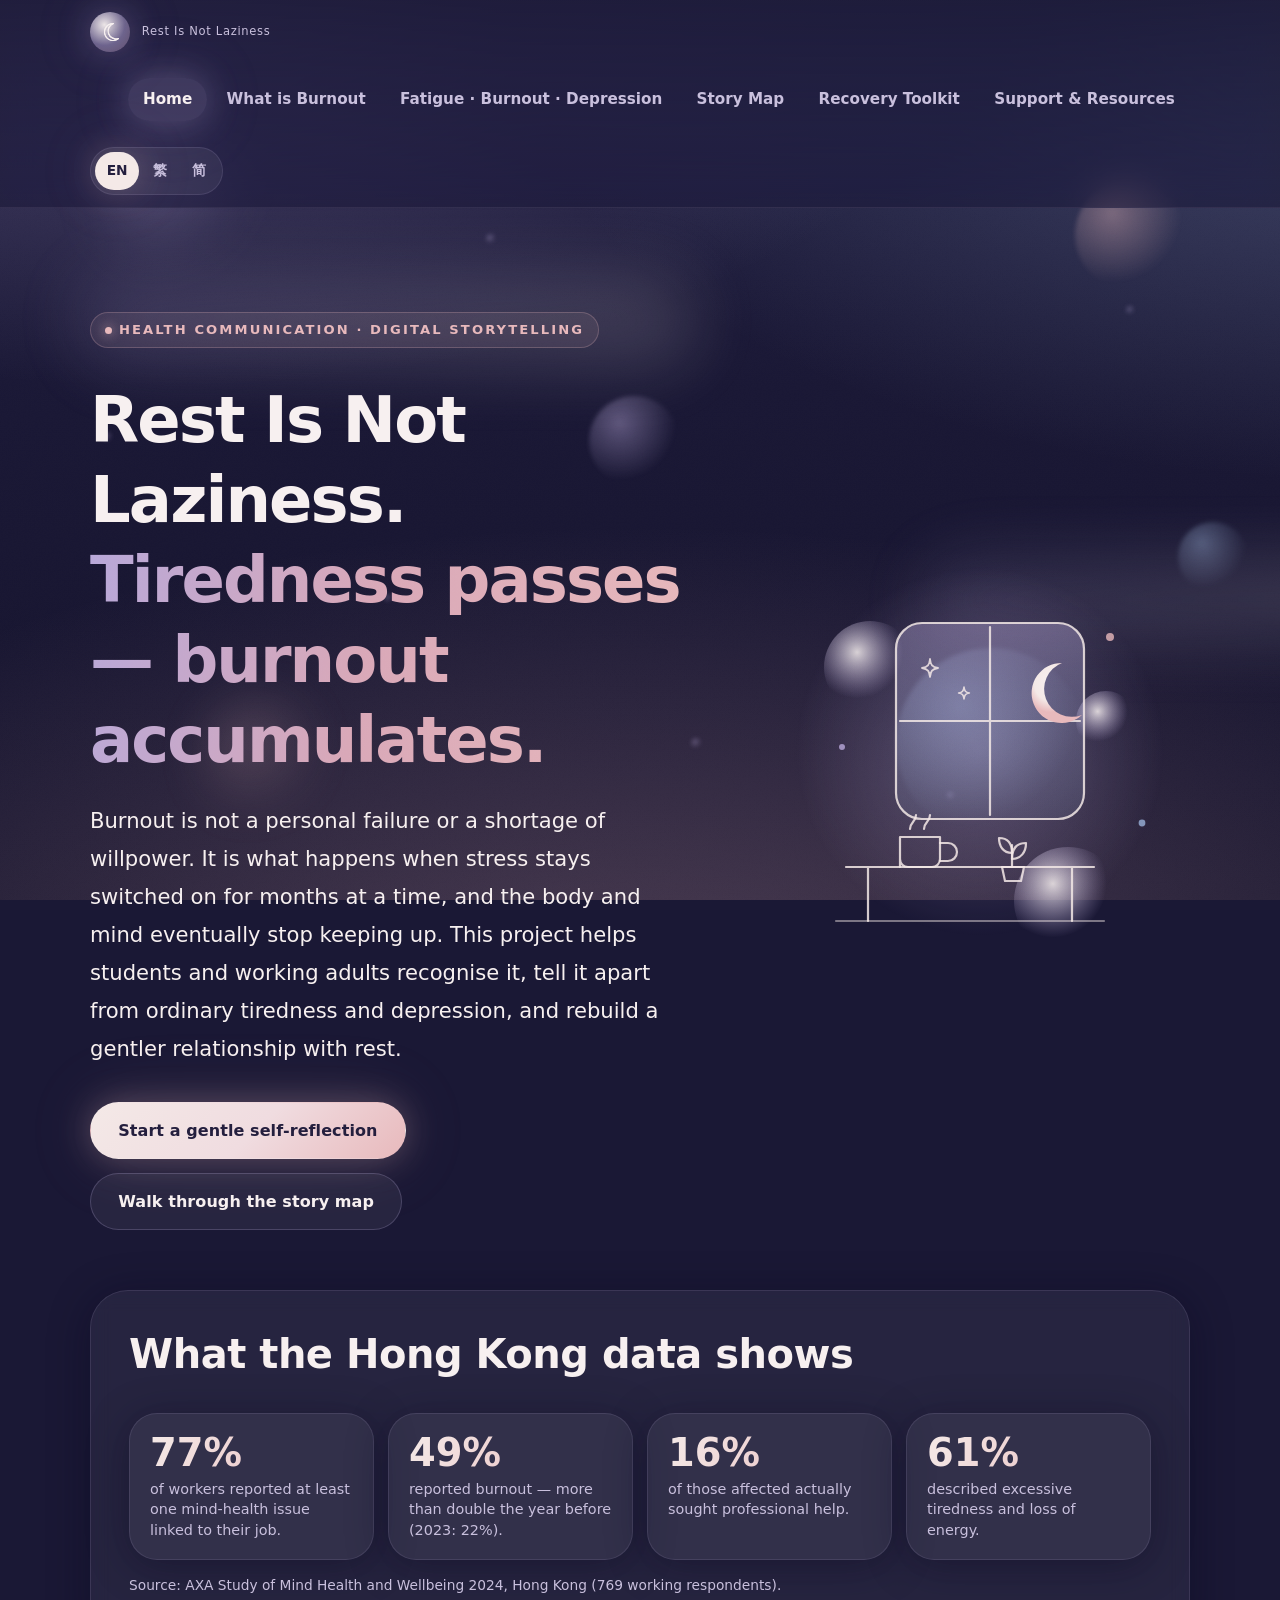
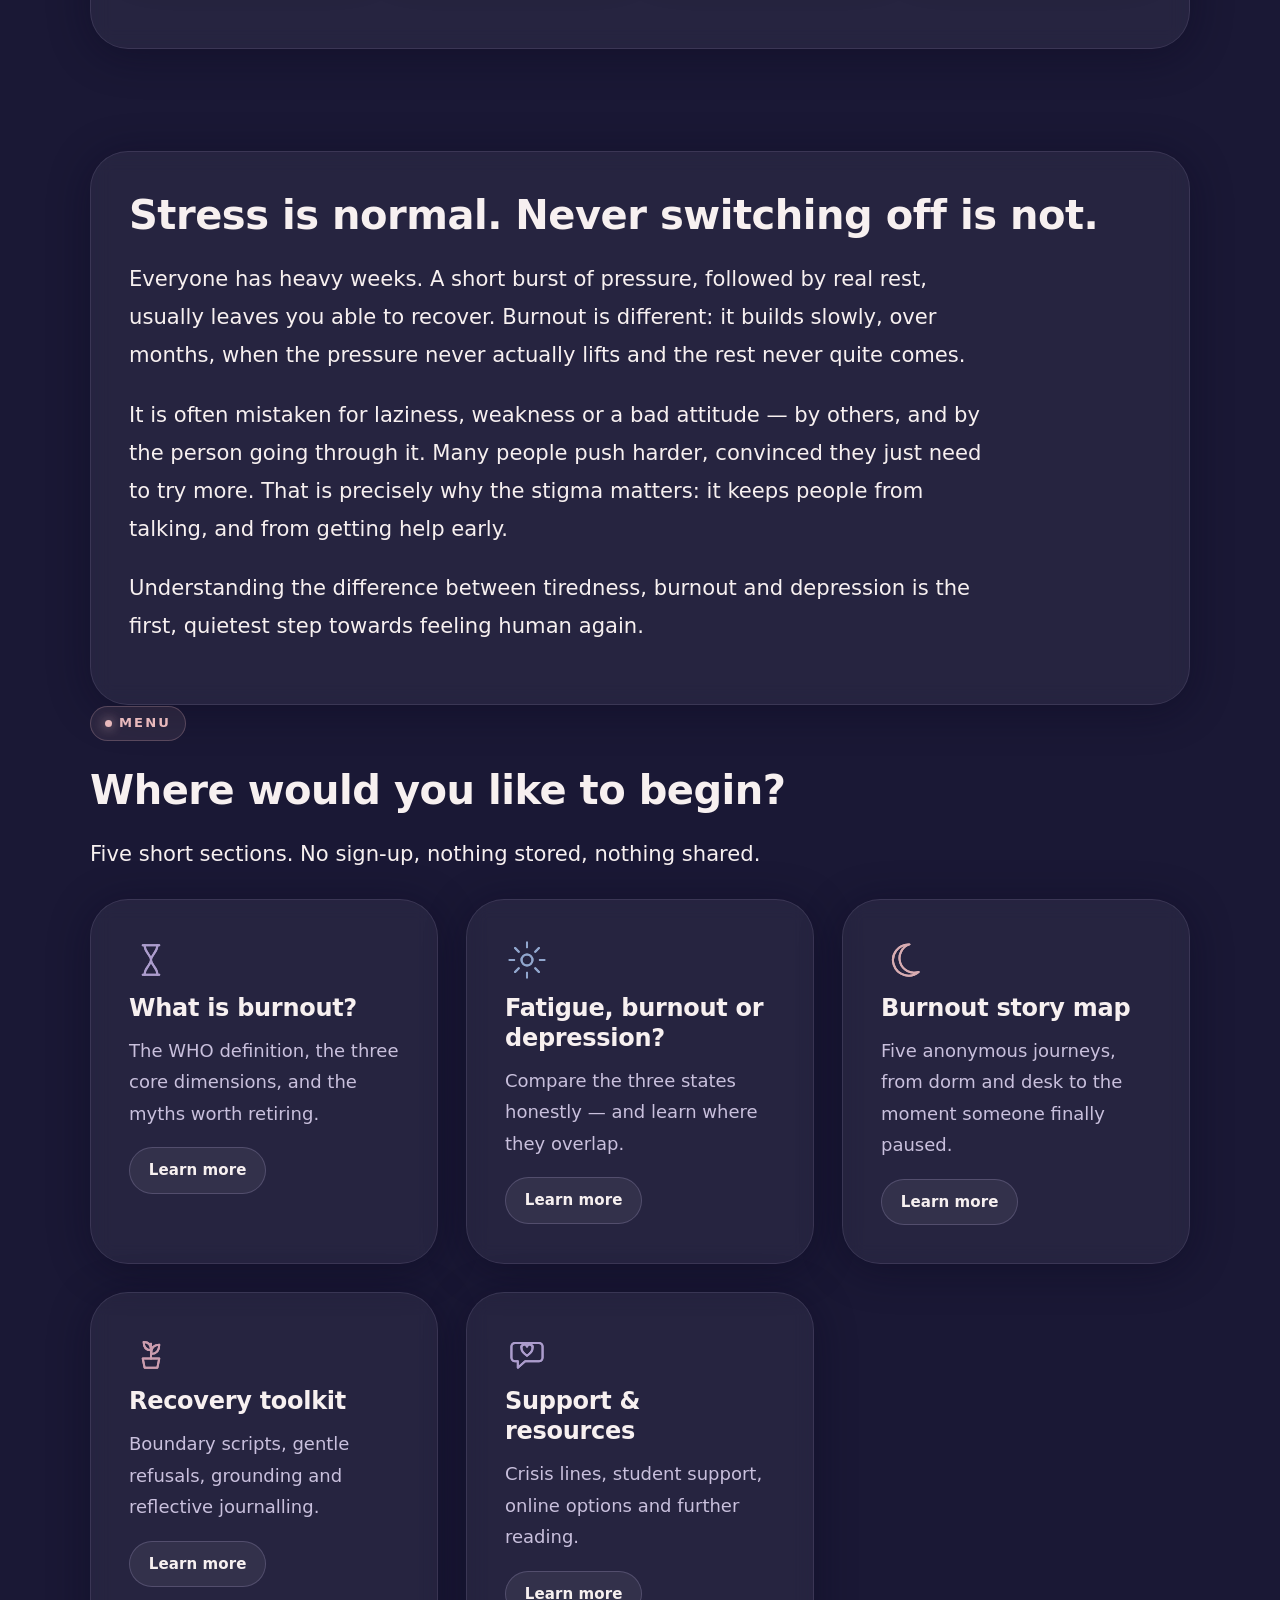
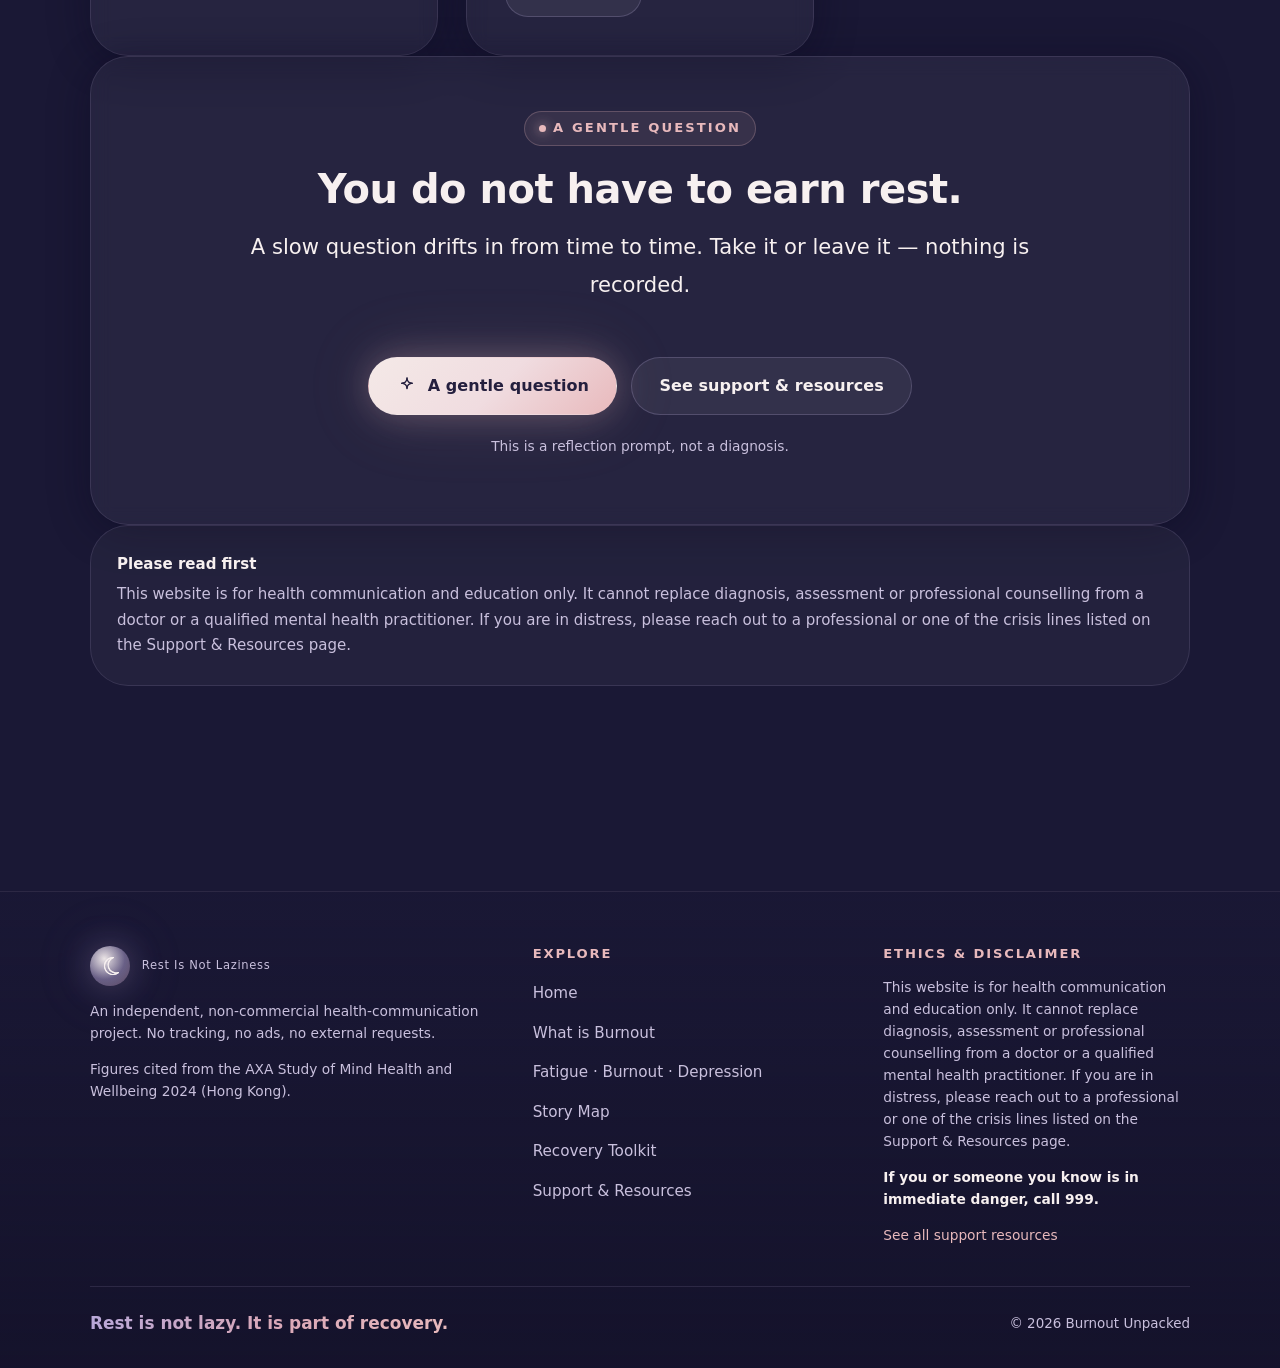
<file: index.html>
<!DOCTYPE html>
<html lang="en">
<head>
<meta charset="utf-8">
<meta name="viewport" content="width=device-width, initial-scale=1">
<meta name="theme-color" content="#1A1835">
<meta name="description" content="Burnout Unpacked — a health-communication project on recognising burnout, telling it apart from fatigue and depression, and breaking the stigma that rest equals laziness.">
<title>Burnout Unpacked: Rest Is Not Laziness</title>
<link rel="icon" href="assets/favicon.svg" type="image/svg+xml">
<link rel="stylesheet" href="styles.css">
</head>
<body data-page="home">

<header class="site-header" data-nav></header>

<main id="main">

  <!-- ============ HERO ============ -->
  <section class="hero">
    <div class="wrap hero-inner">
      <div>
        <span class="eyebrow" data-reveal><span class="dot" aria-hidden="true"></span><span data-i18n="home.hero.eyebrow">Health communication · Digital storytelling</span></span>
        <h1 data-reveal style="--rd:80ms;margin-top:.5em">
          <span data-i18n="home.hero.title">Rest Is Not Laziness.</span>
          <span class="soft" data-i18n="home.hero.titleSoft" style="display:block">Tiredness passes — burnout accumulates.</span>
        </h1>
        <p class="lede" data-reveal style="--rd:160ms" data-i18n="home.hero.lead">Burnout is not a personal failure or a shortage of willpower. It is what happens when stress stays switched on for months at a time, and the body and mind eventually stop keeping up.</p>
        <div class="btn-row" data-reveal style="--rd:240ms">
          <a class="btn btn-primary" href="#reflect" data-i18n="home.hero.cta1">Start a gentle self-reflection</a>
          <a class="btn btn-ghost" href="story-map.html" data-i18n="home.hero.cta2">Walk through the story map</a>
        </div>
      </div>

      <div class="hero-art" data-reveal style="--rd:180ms">
        <svg viewBox="0 0 440 400" role="img" aria-label="A quiet night scene: a window with a crescent moon, a desk with a mug, and slowly floating orbs.">
          <defs>
            <radialGradient id="hg-moon" cx="36%" cy="32%">
              <stop offset="0%" stop-color="#F7F0F0"/>
              <stop offset="62%" stop-color="#F4E9E7"/>
              <stop offset="100%" stop-color="#E8B9BC"/>
            </radialGradient>
            <linearGradient id="hg-glass" x1="0" y1="0" x2="0" y2="1">
              <stop offset="0%" stop-color="#B8A8D9" stop-opacity=".38"/>
              <stop offset="100%" stop-color="#9AB2D9" stop-opacity=".10"/>
            </linearGradient>
            <radialGradient id="hg-orb" cx="36%" cy="34%">
              <stop offset="0%" stop-color="#F7F0F0" stop-opacity=".85"/>
              <stop offset="100%" stop-color="#B8A8D9" stop-opacity="0"/>
            </radialGradient>
            <radialGradient id="hg-glow" cx="50%" cy="50%">
              <stop offset="0%" stop-color="#B8A8D9" stop-opacity=".35"/>
              <stop offset="100%" stop-color="#B8A8D9" stop-opacity="0"/>
            </radialGradient>
          </defs>

          <circle cx="230" cy="180" r="185" fill="url(#hg-glow)"/>
          <circle cx="120" cy="96" r="46" fill="url(#hg-orb)"/>
          <circle cx="356" cy="150" r="30" fill="url(#hg-orb)"/>
          <circle cx="318" cy="330" r="54" fill="url(#hg-orb)"/>

          <g fill="none" stroke="#F4E9E7" stroke-opacity=".85" stroke-width="2.2" stroke-linecap="round" stroke-linejoin="round">
            <!-- window -->
            <rect x="146" y="52" width="188" height="196" rx="26" fill="url(#hg-glass)"/>
            <path d="M240 56v188M150 150h180"/>
            <!-- moon inside -->
            <path d="M312 92a30 30 0 1 0 20 52 24 24 0 0 1-20-52Z" fill="url(#hg-moon)" stroke="none"/>
            <!-- stars -->
            <path d="M180 88c.7 6 2 8 8 9-6 1-7.3 3-8 9-.7-6-2-8-8-9 6-1 7.3-3 8-9Z" stroke-width="1.8"/>
            <path d="M214 116c.5 4 1.4 5.4 5.4 6-4 .6-4.9 2-5.4 6-.5-4-1.4-5.4-5.4-6 4-.6 4.9-2 5.4-6Z" stroke-width="1.6"/>
            <!-- desk -->
            <path d="M96 296h248M118 296v54M322 296v54"/>
            <!-- mug -->
            <path d="M150 296v-30h40v22a8 8 0 0 1-8 8h-24a8 8 0 0 1-8-8Z"/>
            <path d="M190 272h8a9 9 0 0 1 0 18h-8"/>
            <path d="M160 258c0-7 6-7 6-14M174 258c0-7 6-7 6-14"/>
            <!-- small plant -->
            <path d="M262 296v-22"/>
            <path d="M262 282c-9 0-13-7-13-15 9 0 13 5 13 15Z"/>
            <path d="M262 288c9 0 14-7 14-16-9 0-14 5-14 16Z"/>
            <path d="M252 296h22l-3 14h-16Z"/>
            <!-- cushion / floor line -->
            <path d="M86 350h268" stroke-opacity=".45"/>
          </g>

          <circle cx="360" cy="66" r="4" fill="#E8B9BC" opacity=".8"/>
          <circle cx="92" cy="176" r="3" fill="#B8A8D9" opacity=".8"/>
          <circle cx="392" cy="252" r="3.4" fill="#9AB2D9" opacity=".8"/>
        </svg>
      </div>
    </div>
  </section>

  <!-- ============ STATS + INTRO ============ -->
  <section>
    <div class="wrap stack">
      <div class="card" data-reveal>
        <h2 data-i18n="home.statsTitle" style="margin-bottom:.4em">What the Hong Kong data shows</h2>
        <div class="stat-row" id="stats"></div>
        <p class="tiny mt-1" data-i18n="home.statsSource"></p>
      </div>

      <div class="card glowable" data-reveal>
        <h2 data-i18n="home.intro.title">Stress is normal. Never switching off is not.</h2>
        <div class="lede" data-i18n-html="home.intro.body"></div>
      </div>
    </div>
  </section>

  <!-- ============ QUICK NAV ============ -->
  <section>
    <div class="wrap">
      <div class="section-head" data-reveal>
        <span class="eyebrow"><span class="dot" aria-hidden="true"></span><span data-i18n="nav.menu">Menu</span></span>
        <h2 style="margin-top:.6em" data-i18n="home.nav.title">Where would you like to begin?</h2>
        <p class="lede" data-i18n="home.nav.lead"></p>
      </div>
      <div class="grid auto bento mt-2" id="nav-cards"></div>
    </div>
  </section>

  <!-- ============ SELF-REFLECTION ============ -->
  <section id="reflect">
    <div class="wrap">
      <div class="card glowable center" data-reveal style="padding:clamp(28px,5vw,54px)">
        <div style="display:grid;place-items:center;gap:6px">
          <span class="eyebrow"><span class="dot" aria-hidden="true"></span><span data-i18n="home.reflect.label">A gentle question</span></span>
          <h2 style="margin:.3em 0 .2em" data-i18n="home.cta.title">You do not have to earn rest.</h2>
          <p class="lede center" style="margin-inline:auto" data-i18n="home.reflect.lead"></p>
          <div class="btn-row mt-2" style="justify-content:center">
            <button class="btn btn-primary" type="button" id="reflect-q" aria-haspopup="true">
              <svg viewBox="0 0 48 48" width="22" height="22" aria-hidden="true" style="color:#241F3E"><use href="#m-star"></use><use xlink:href="#m-star"></use></svg>
              <span data-i18n="home.reflect.label">A gentle question</span>
            </button>
            <a class="btn btn-ghost" href="resources.html" data-i18n="home.cta.button">See support &amp; resources</a>
          </div>
          <p class="tiny mt-1" data-i18n="common.notADiagnosis"></p>
        </div>
      </div>
    </div>
  </section>

  <!-- ============ DISCLAIMER ============ -->
  <section>
    <div class="wrap">
      <div class="disclaimer" data-reveal>
        <strong data-i18n="resources.disclaimer.title">Please read first</strong>
        <span data-i18n="footer.ethics"></span>
      </div>
    </div>
  </section>

</main>

<footer class="site-footer" data-footer></footer>

<!-- rotating reflective pop-up (created inline so it can float above all content) -->
<aside class="reflect-pop" id="reflect-pop" role="status" aria-live="polite">
  <span class="ic" aria-hidden="true">
    <svg viewBox="0 0 48 48" width="38" height="38"><use href="#m-orb"></use><use xlink:href="#m-orb"></use></svg>
  </span>
  <div>
    <span class="lbl" data-i18n="home.reflect.label">A gentle question</span>
    <p class="q">What would you say to a friend who was as tired as you are right now?</p>
  </div>
  <button class="cls" type="button" data-i18n-aria="home.reflect.dismiss" aria-label="Dismiss">&times;</button>
</aside>

<script src="translations.js"></script>
<script src="script.js"></script>
</body>
</html>
</file>
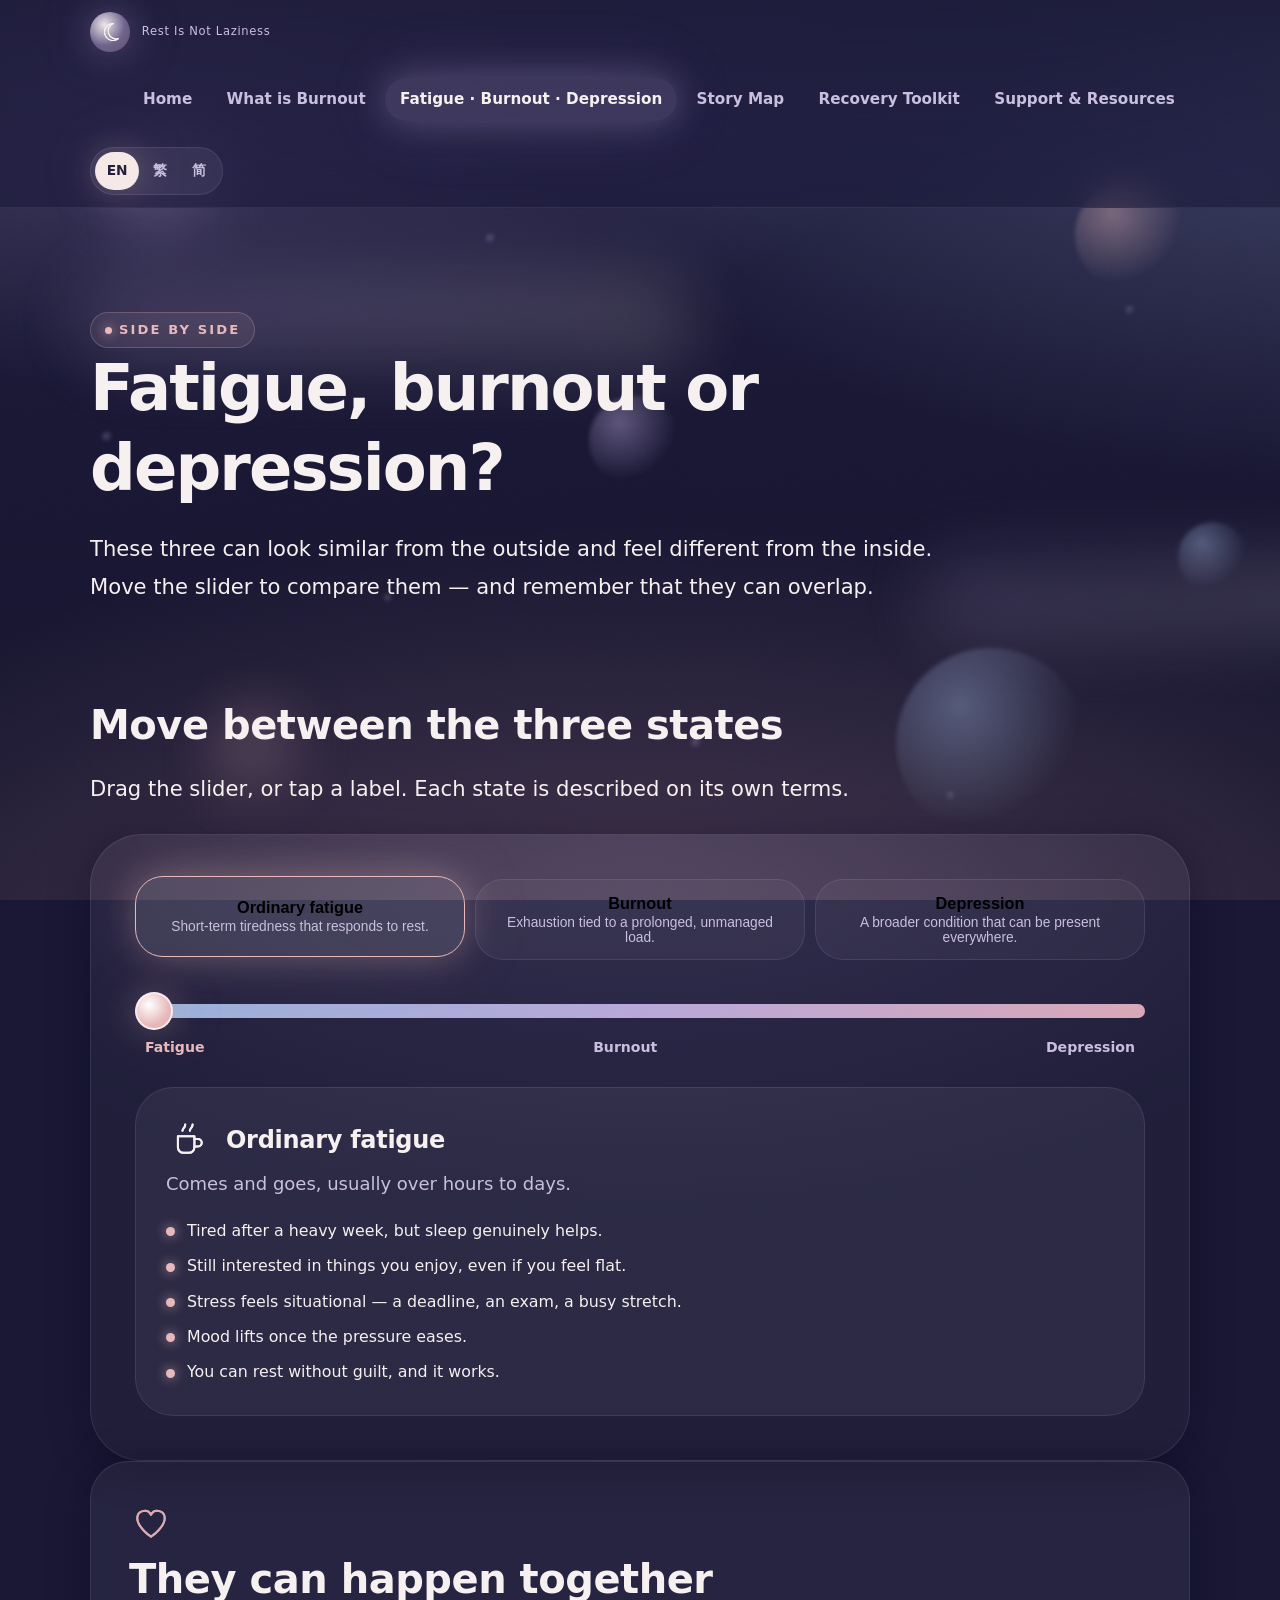
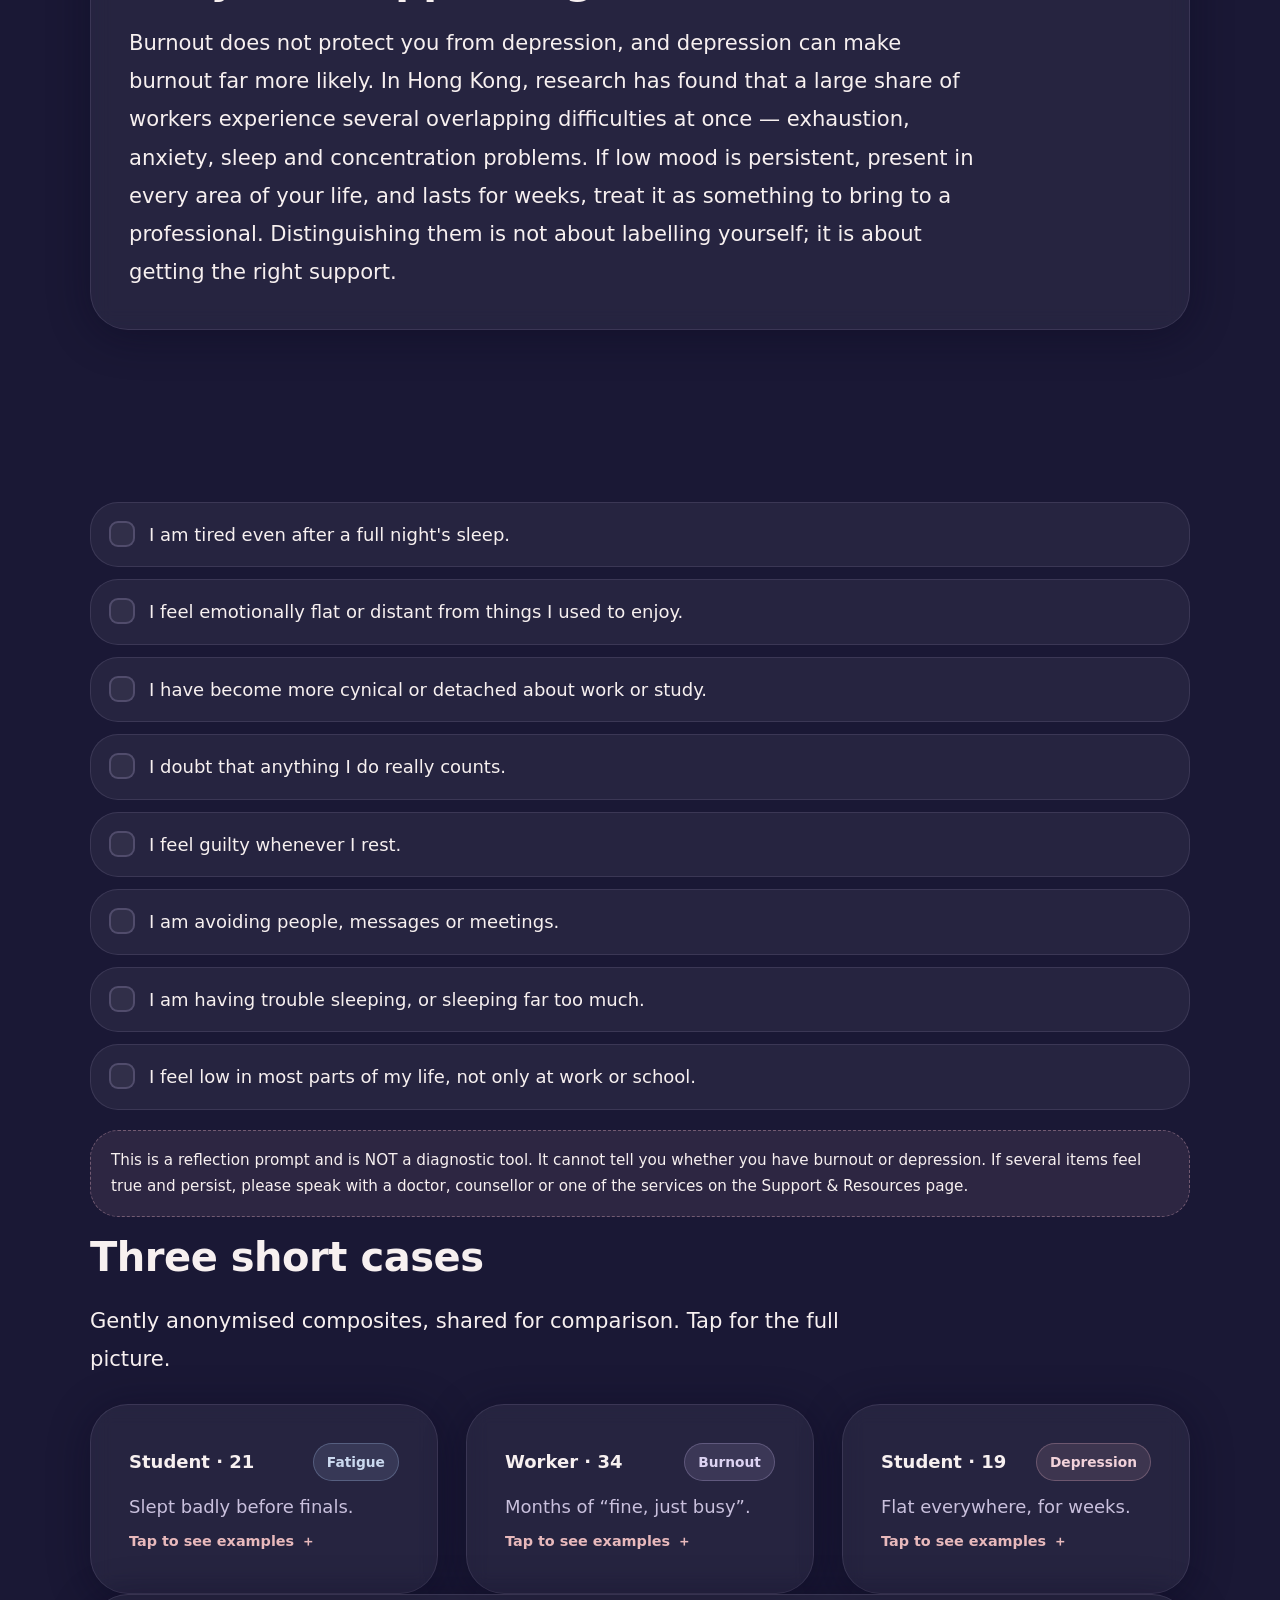
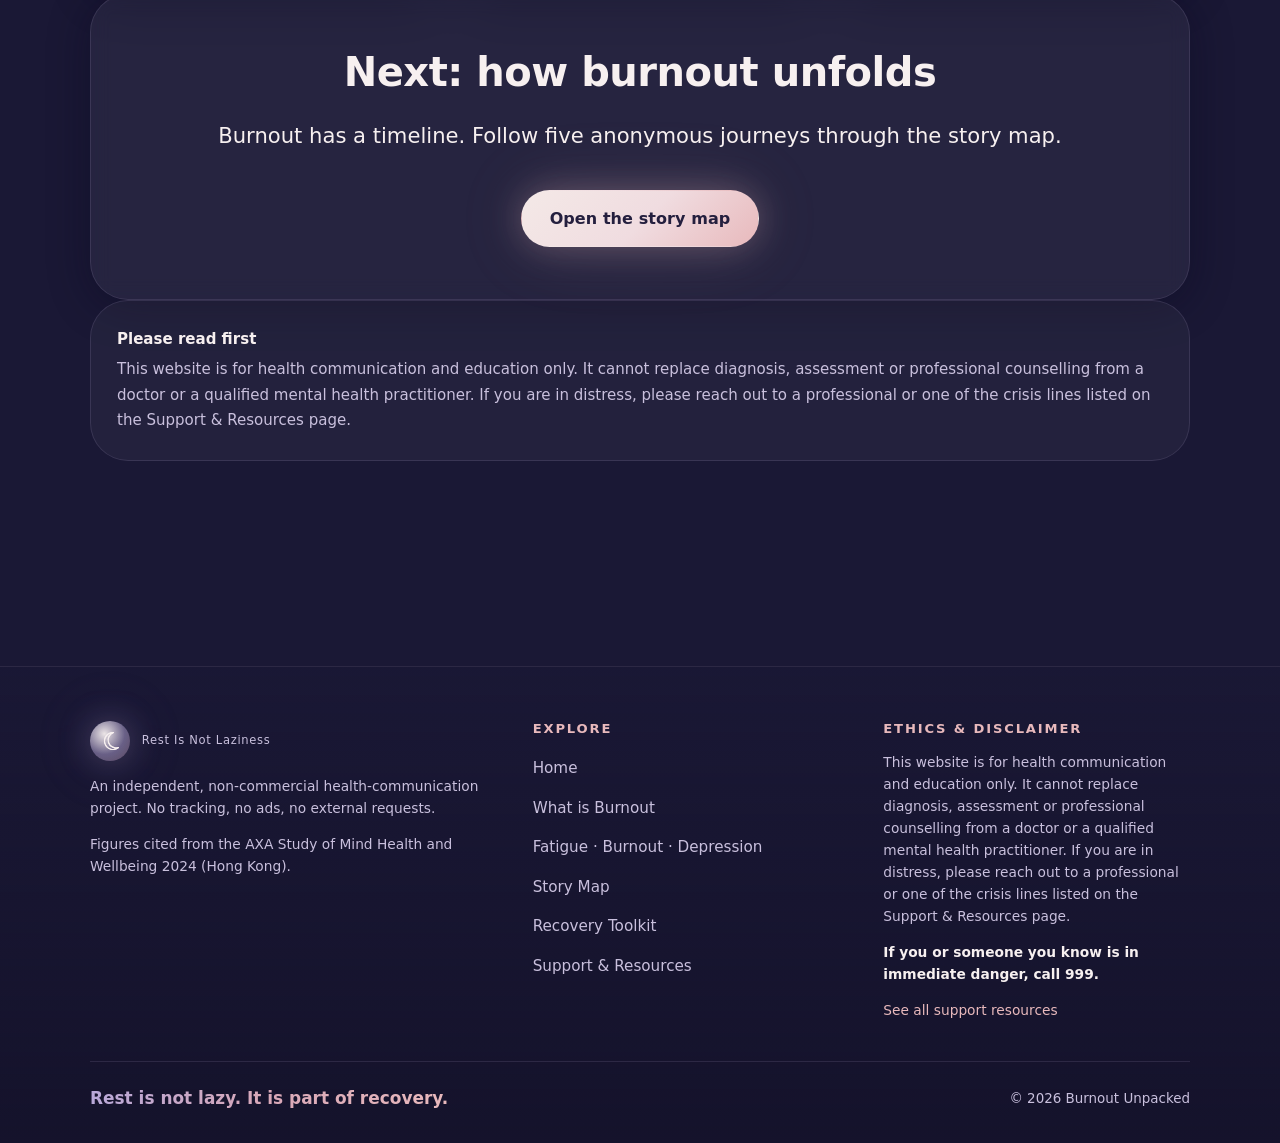
<file: compare.html>
<!DOCTYPE html>
<html lang="en">
<head>
<meta charset="utf-8">
<meta name="viewport" content="width=device-width, initial-scale=1">
<meta name="theme-color" content="#1A1835">
<meta name="description" content="Comparing short-term fatigue, burnout and clinical depression — where they differ, where they overlap, and a gentle non-diagnostic self-reflection checklist.">
<title>Fatigue · Burnout · Depression — Burnout Unpacked</title>
<link rel="icon" href="assets/favicon.svg" type="image/svg+xml">
<link rel="stylesheet" href="styles.css">
</head>
<body data-page="compare">

<header class="site-header" data-nav></header>

<main id="main">

  <section class="hero">
    <div class="wrap">
      <span class="eyebrow" data-reveal><span class="dot" aria-hidden="true"></span><span data-i18n="compare.hero.eyebrow">Side by side</span></span>
      <h1 data-reveal style="--rd:80ms;max-width:22ch" data-i18n="compare.hero.title">Fatigue, burnout or depression?</h1>
      <p class="lede" data-reveal style="--rd:160ms" data-i18n="compare.hero.lead"></p>
    </div>
  </section>

  <!-- ============ SLIDER ============ -->
  <section>
    <div class="wrap">
      <div class="section-head" data-reveal>
        <h2 data-i18n="compare.slider.title">Move between the three states</h2>
        <p class="lede" data-i18n="compare.slider.lead"></p>
      </div>
      <div class="compare-stage mt-2" data-reveal>
        <div class="compare-readout" id="compare-readout"></div>
        <label class="sr-only" for="compare-slider" data-i18n="compare.slider.title">Move between the three states</label>
        <input class="slider" type="range" id="compare-slider" min="0" max="2" step="1" value="0"
               aria-valuemin="0" aria-valuemax="2" aria-describedby="slider-ticks">
        <div class="slider-ticks" id="slider-ticks"></div>
        <div class="compare-panel" id="compare-panel" aria-live="polite"></div>
      </div>
    </div>
  </section>

  <!-- ============ CO-OCCURRENCE ============ -->
  <section>
    <div class="wrap">
      <div class="card glowable" data-reveal>
        <span class="illu peach"><svg viewBox="0 0 48 48" aria-hidden="true"><use href="#m-heart"></use><use xlink:href="#m-heart"></use></svg></span>
        <h2 data-i18n="compare.cooccur.title">They can happen together</h2>
        <p class="lede" style="margin:0" data-i18n="compare.cooccur.body"></p>
      </div>
    </div>
  </section>

  <!-- ============ SELF-REFLECTION CHECKLIST ============ -->
  <section>
    <div class="wrap">
      <div class="section-head" data-reveal>
        <h2 data-i18n="compare.check.title">A gentle self-reflection</h2>
        <p class="lede" data-i18n="compare.check.lead"></p>
      </div>
      <div class="check-list mt-2" id="check-list" role="group" data-i18n-aria="compare.check.title"></div>
      <p class="check-note" id="check-note"></p>
      <div id="check-result" aria-live="polite"></div>
    </div>
  </section>

  <!-- ============ CASES ============ -->
  <section>
    <div class="wrap">
      <div class="section-head" data-reveal>
        <h2 data-i18n="compare.cases.title">Three short cases</h2>
        <p class="lede" data-i18n="compare.cases.lead"></p>
      </div>
      <div class="grid three mt-2" id="cases"></div>
    </div>
  </section>

  <section>
    <div class="wrap">
      <div class="card glowable center" data-reveal style="padding:clamp(28px,5vw,52px)">
        <h2 style="margin-top:0" data-i18n="compare.ctaTitle">Next: how burnout unfolds</h2>
        <p class="lede center" style="margin-inline:auto" data-i18n="compare.ctaLead"></p>
        <a class="btn btn-primary mt-1" href="story-map.html" data-i18n="compare.ctaButton">Open the story map</a>
      </div>
    </div>
  </section>

  <section>
    <div class="wrap">
      <div class="disclaimer" data-reveal>
        <strong data-i18n="resources.disclaimer.title">Please read first</strong>
        <span data-i18n="footer.ethics"></span>
      </div>
    </div>
  </section>

</main>

<footer class="site-footer" data-footer></footer>

<script src="translations.js"></script>
<script src="script.js"></script>
</body>
</html>
</file>
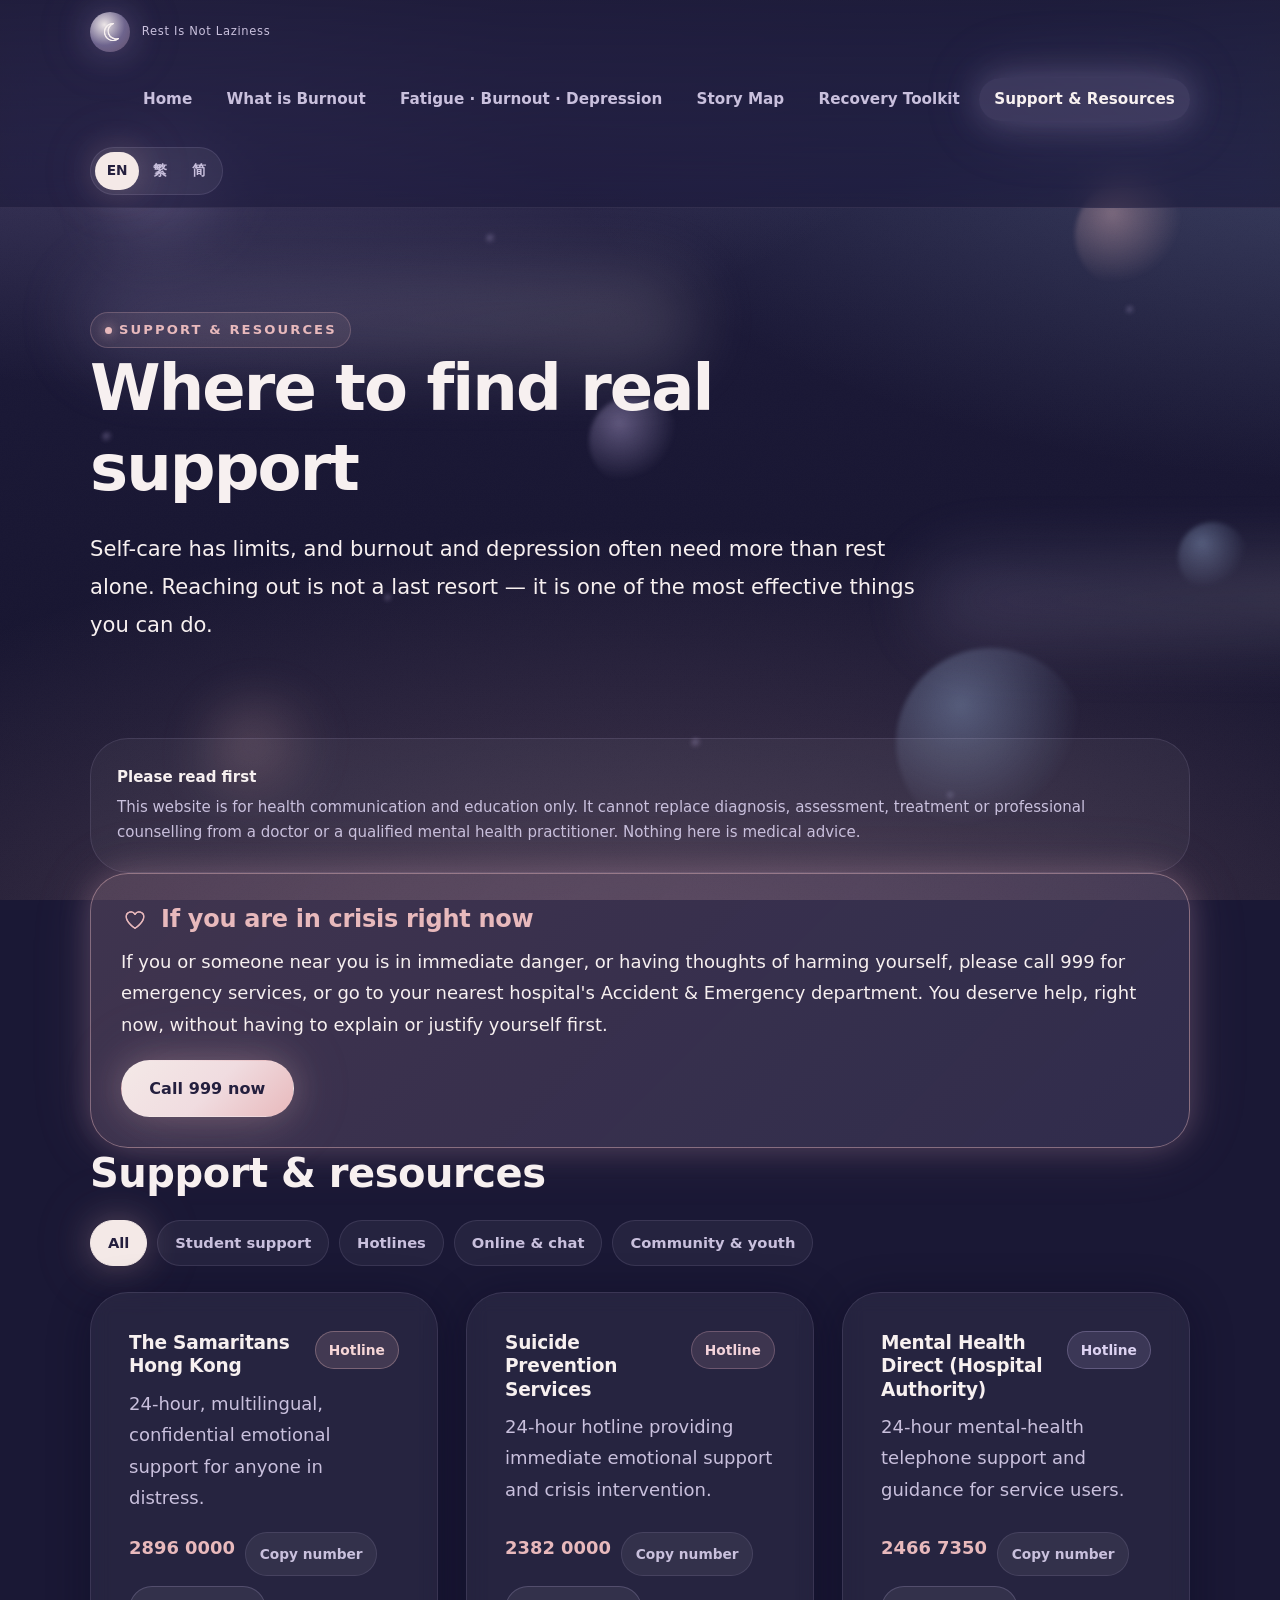
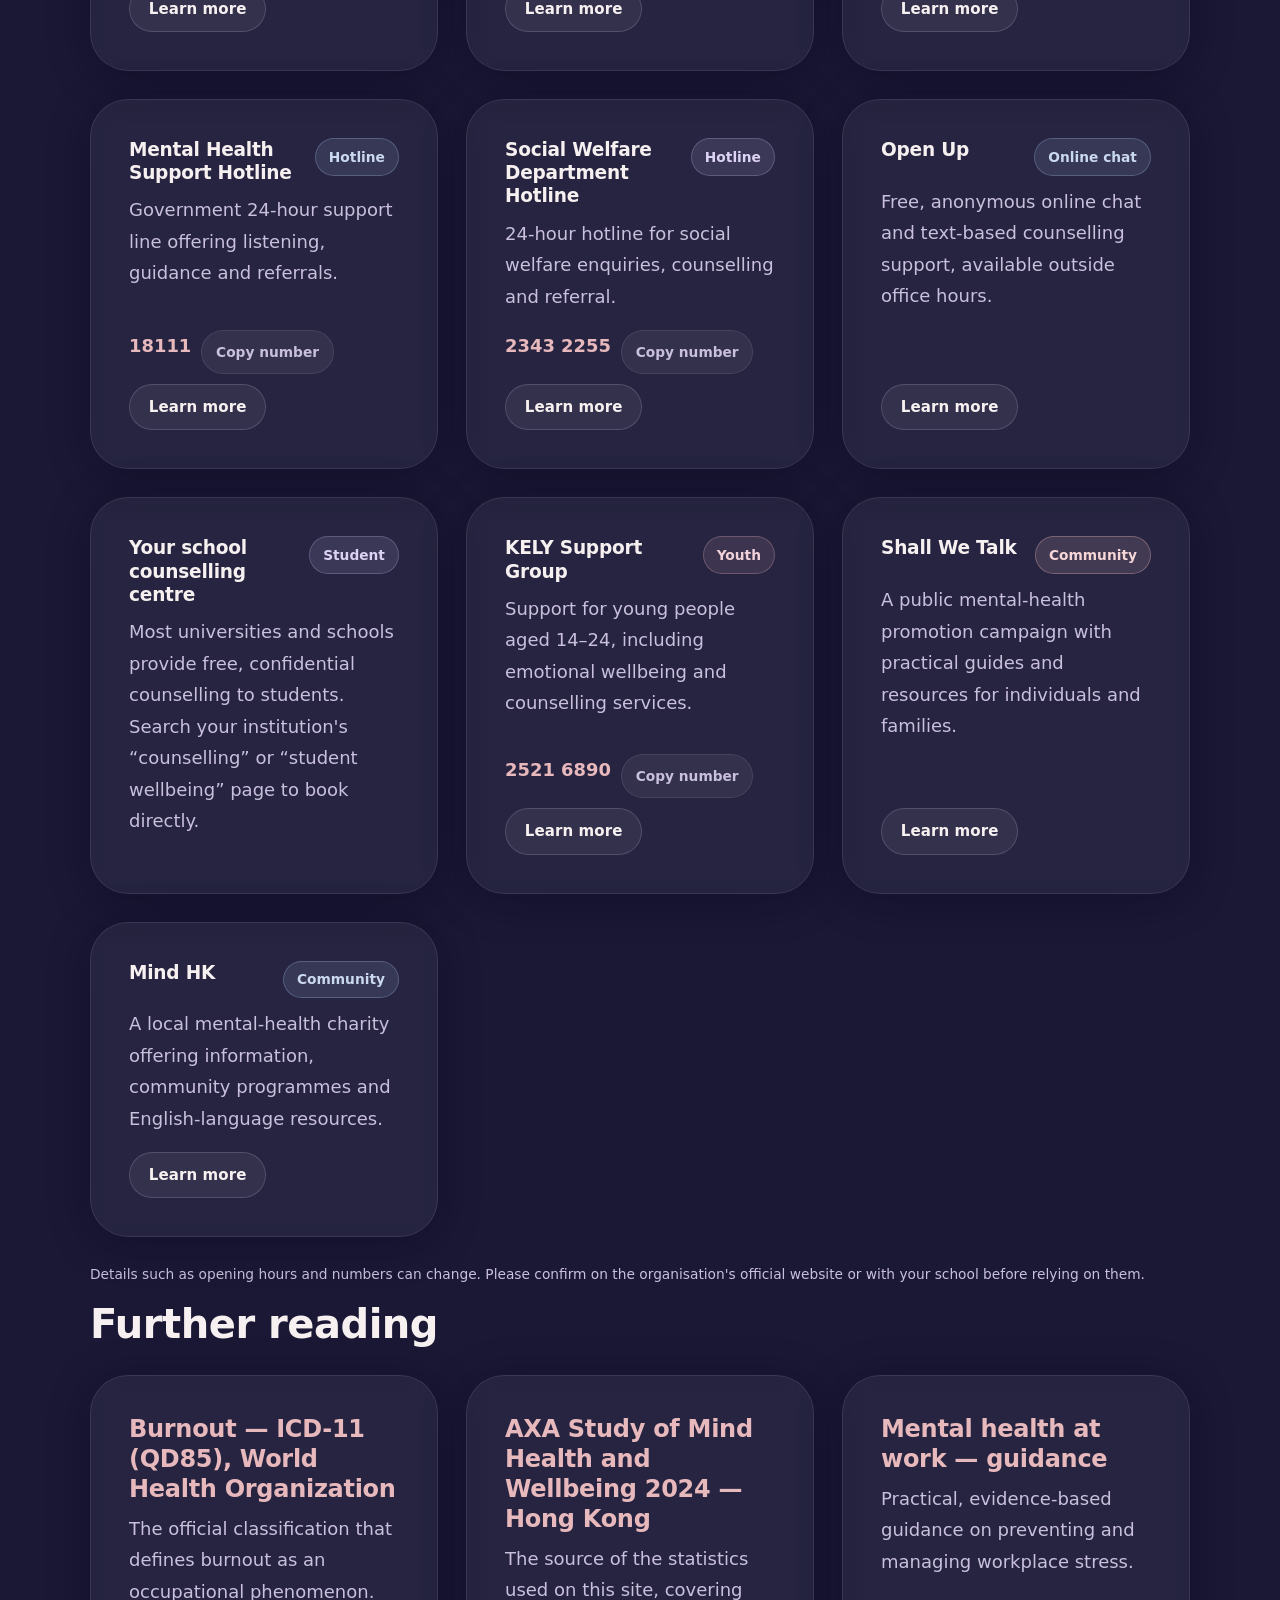
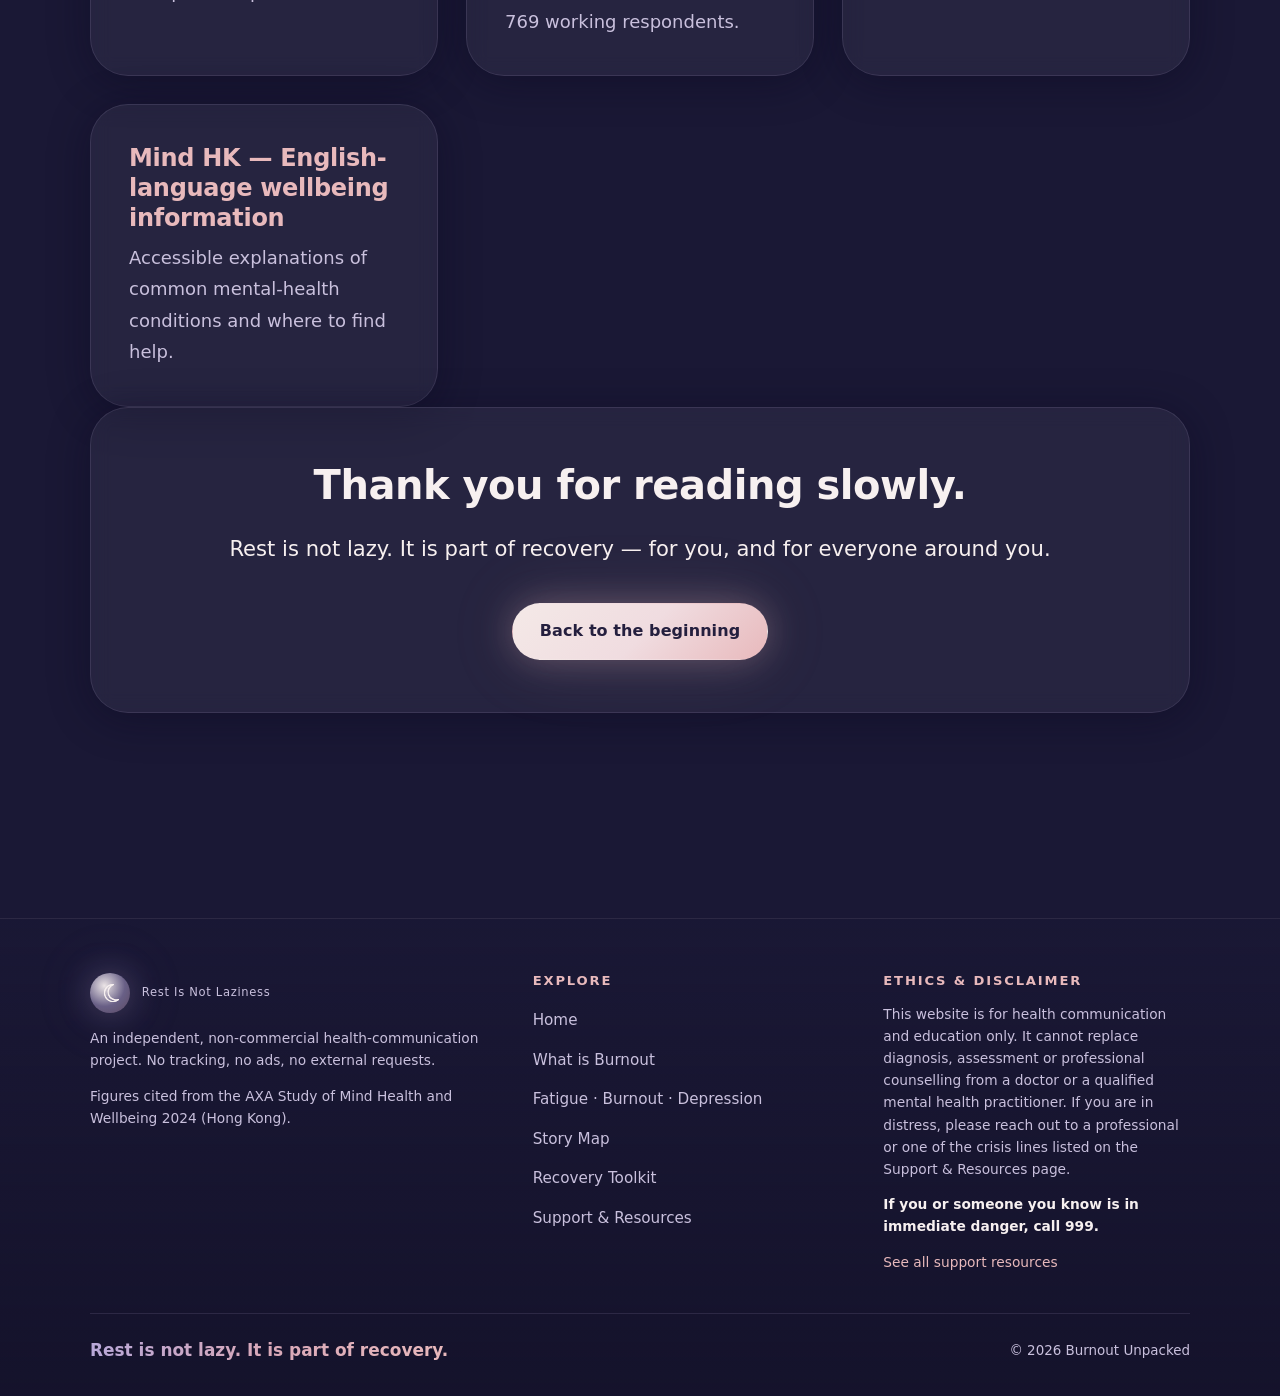
<file: resources.html>
<!DOCTYPE html>
<html lang="en">
<head>
<meta charset="utf-8">
<meta name="viewport" content="width=device-width, initial-scale=1">
<meta name="theme-color" content="#1A1835">
<meta name="description" content="Crisis lines, student counselling, online chat support and further reading — plus a clear reminder that this site is health communication only and cannot replace professional care.">
<title>Support &amp; Resources — Burnout Unpacked</title>
<link rel="icon" href="assets/favicon.svg" type="image/svg+xml">
<link rel="stylesheet" href="styles.css">
</head>
<body data-page="resources">

<header class="site-header" data-nav></header>

<main id="main">

  <section class="hero">
    <div class="wrap">
      <span class="eyebrow" data-reveal><span class="dot" aria-hidden="true"></span><span data-i18n="resources.hero.eyebrow">Support &amp; resources</span></span>
      <h1 data-reveal style="--rd:80ms;max-width:20ch" data-i18n="resources.hero.title">Where to find real support</h1>
      <p class="lede" data-reveal style="--rd:160ms" data-i18n="resources.hero.lead"></p>
    </div>
  </section>

  <!-- ============ DISCLAIMER ============ -->
  <section>
    <div class="wrap">
      <div class="disclaimer" data-reveal>
        <strong data-i18n="resources.disclaimer.title">Please read first</strong>
        <span data-i18n="resources.disclaimer.body"></span>
      </div>
    </div>
  </section>

  <!-- ============ CRISIS ============ -->
  <section>
    <div class="wrap">
      <div class="crisis" data-reveal>
        <h3>
          <svg viewBox="0 0 48 48" width="28" height="28" aria-hidden="true" style="color:var(--accent)"><use href="#m-heart"></use><use xlink:href="#m-heart"></use></svg>
          <span data-i18n="resources.crisis.title">If you are in crisis right now</span>
        </h3>
        <p style="margin-bottom:1.1em" data-i18n="resources.crisis.body"></p>
        <a class="btn btn-primary" href="tel:999" aria-label="Call 999 emergency services" data-i18n="resources.crisis.callNow">Call 999 now</a>
      </div>
    </div>
  </section>

  <!-- ============ FILTERED RESOURCES ============ -->
  <section>
    <div class="wrap">
      <div class="section-head" data-reveal>
        <h2 data-i18n="resources.hero.eyebrow">Support &amp; resources</h2>
      </div>
      <div class="filter-bar" id="filters" role="group" data-i18n-aria="common.filters"></div>
      <div class="grid auto" id="res-grid"></div>
      <p class="tiny mt-2" data-i18n="resources.verifyNote"></p>
    </div>
  </section>

  <!-- ============ FURTHER READING ============ -->
  <section>
    <div class="wrap">
      <div class="section-head" data-reveal>
        <h2 data-i18n="resources.reading.title">Further reading</h2>
      </div>
      <div class="grid two mt-2" id="reading-list"></div>
    </div>
  </section>

  <section>
    <div class="wrap">
      <div class="card glowable center" data-reveal style="padding:clamp(28px,5vw,52px)">
        <h2 style="margin-top:0" data-i18n="resources.ctaTitle">Thank you for reading slowly.</h2>
        <p class="lede center" style="margin-inline:auto" data-i18n="resources.ctaLead"></p>
        <a class="btn btn-primary mt-1" href="index.html" data-i18n="resources.ctaButton">Back to the beginning</a>
      </div>
    </div>
  </section>

</main>

<footer class="site-footer" data-footer></footer>

<script src="translations.js"></script>
<script src="script.js"></script>
</body>
</html>
</file>
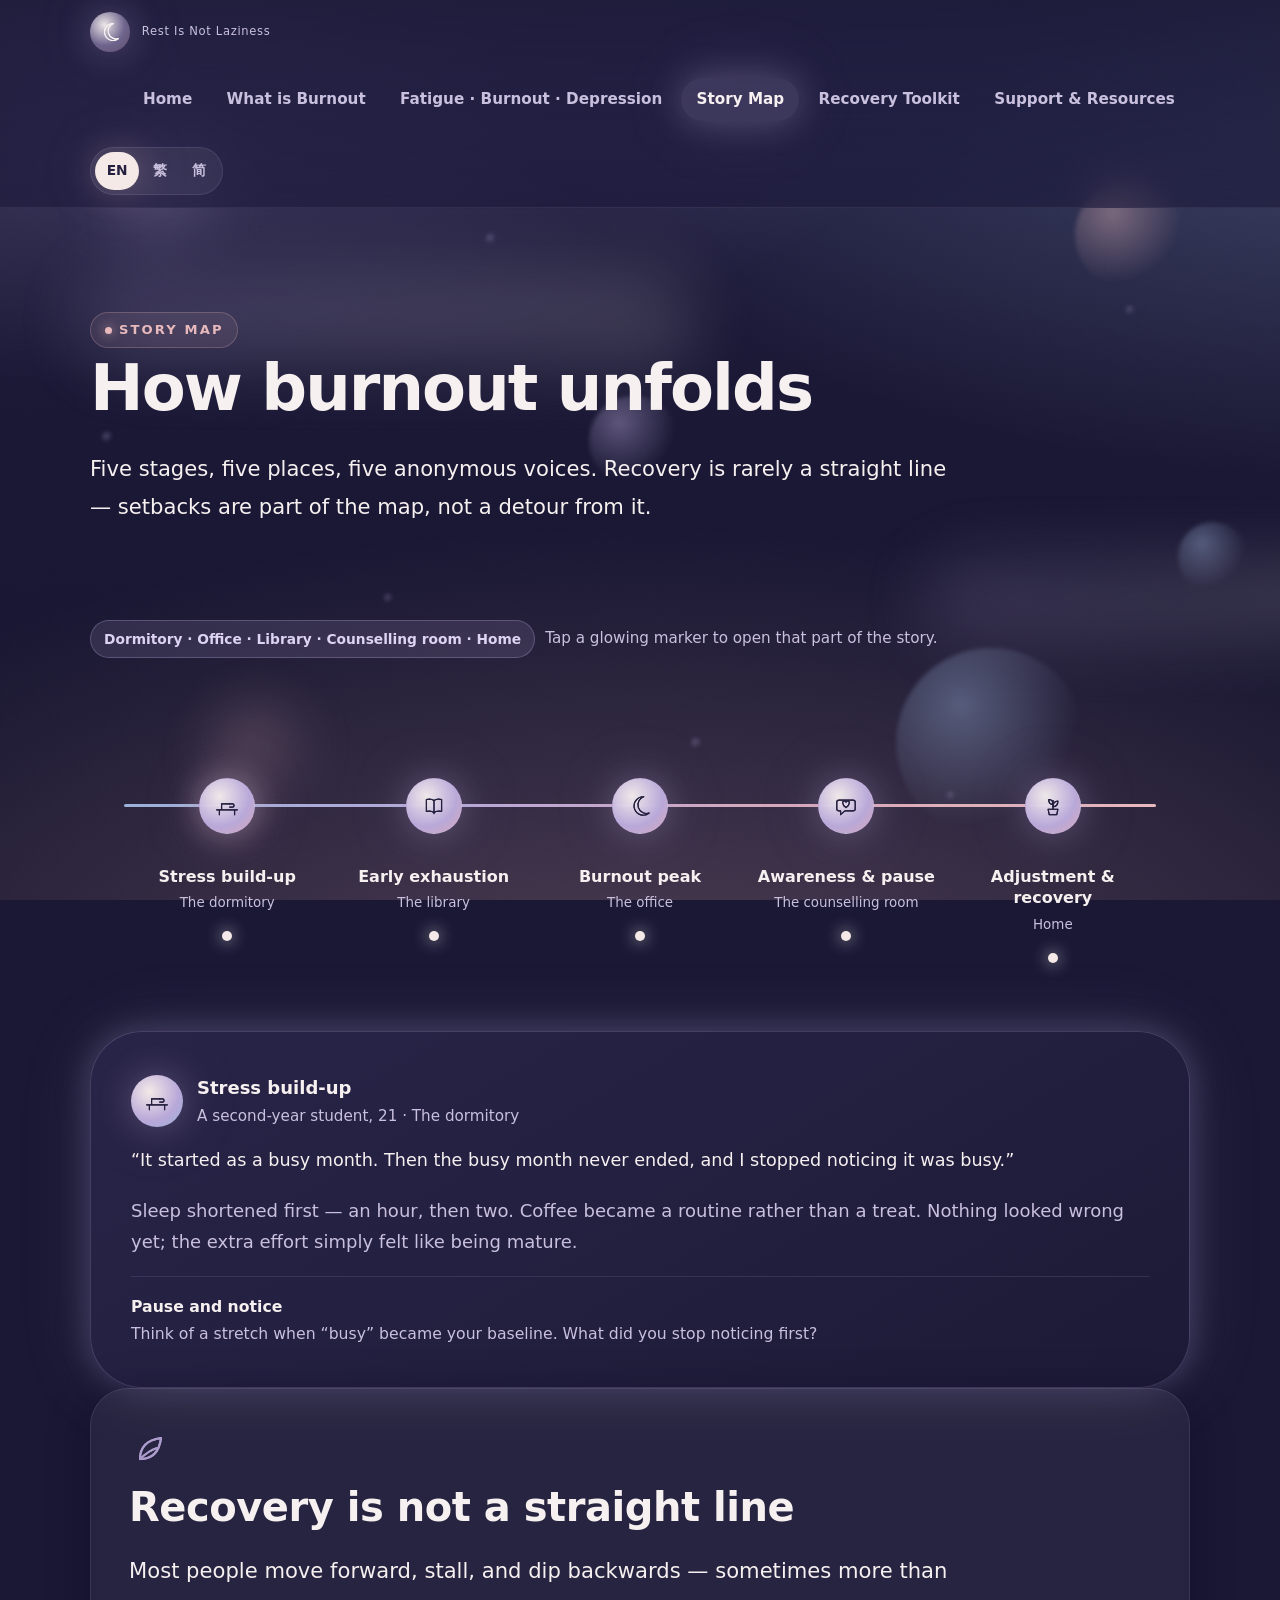
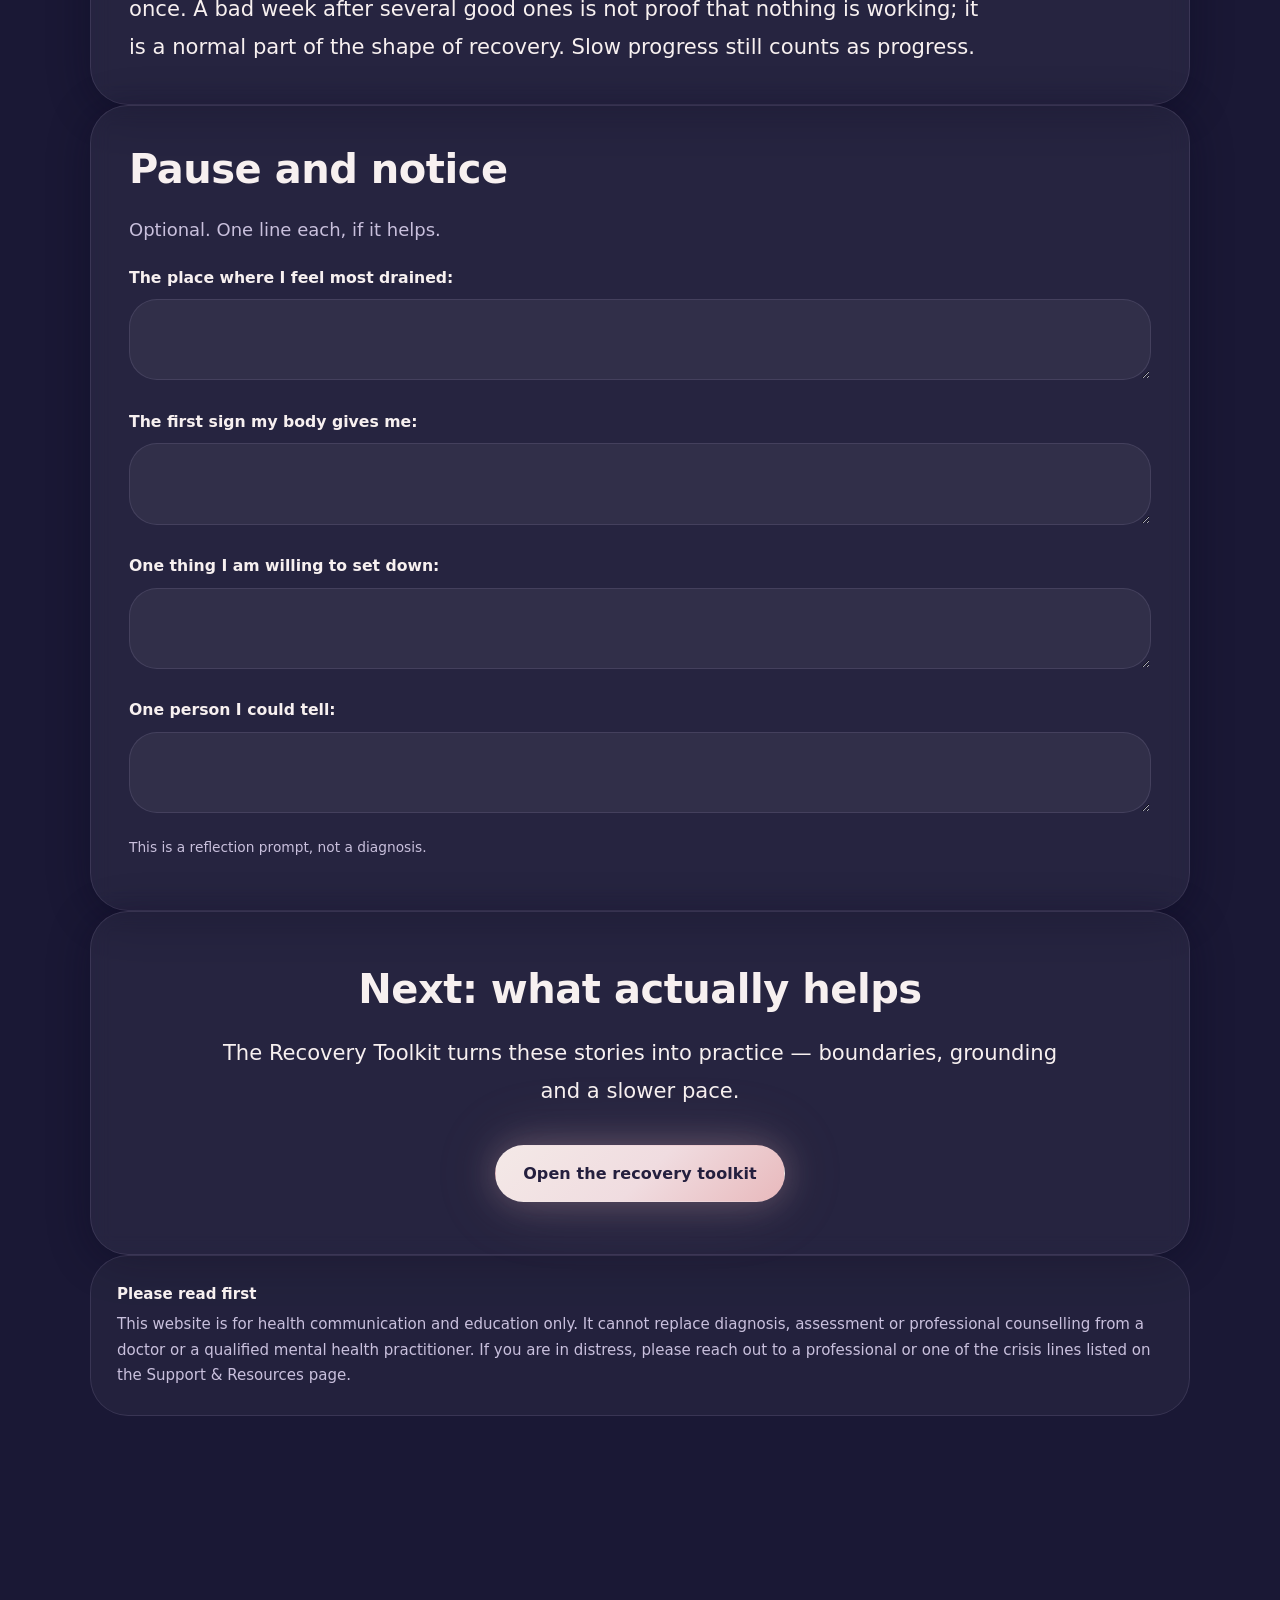
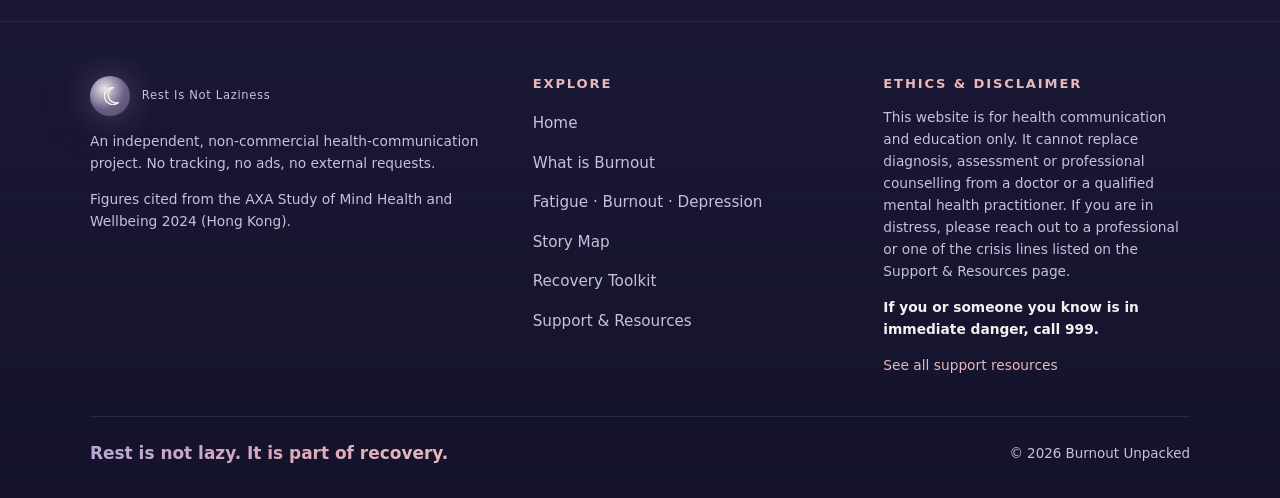
<file: story-map.html>
<!DOCTYPE html>
<html lang="en">
<head>
<meta charset="utf-8">
<meta name="viewport" content="width=device-width, initial-scale=1">
<meta name="theme-color" content="#1A1835">
<meta name="description" content="An interactive story map of burnout: five stages — stress build-up, early exhaustion, burnout peak, awareness and pause, adjustment and recovery — told through anonymous voices.">
<title>Burnout Story Map — Burnout Unpacked</title>
<link rel="icon" href="assets/favicon.svg" type="image/svg+xml">
<link rel="stylesheet" href="styles.css">
</head>
<body data-page="story">

<header class="site-header" data-nav></header>

<main id="main">

  <section class="hero">
    <div class="wrap">
      <span class="eyebrow" data-reveal><span class="dot" aria-hidden="true"></span><span data-i18n="story.hero.eyebrow">Story map</span></span>
      <h1 data-reveal style="--rd:80ms;max-width:20ch" data-i18n="story.hero.title">How burnout unfolds</h1>
      <p class="lede" data-reveal style="--rd:160ms" data-i18n="story.hero.lead"></p>
    </div>
  </section>

  <!-- ============ TIMELINE ============ -->
  <section>
    <div class="wrap">
      <p class="row small" data-reveal style="gap:10px">
        <span class="chip lav" data-i18n="story.legend"></span>
        <span class="muted" data-i18n="story.instructions"></span>
      </p>

      <div class="timeline-wrap mt-2" data-reveal>
        <div class="timeline" id="timeline" role="list"></div>
      </div>

      <div class="story-panel" id="story-panel" role="region" aria-live="polite" data-i18n-aria="story.hero.title"></div>
    </div>
  </section>

  <!-- ============ NON-LINEAR ============ -->
  <section>
    <div class="wrap">
      <div class="card glowable" data-reveal>
        <span class="illu lav"><svg viewBox="0 0 48 48" aria-hidden="true"><use href="#m-leaf"></use><use xlink:href="#m-leaf"></use></svg></span>
        <h2 data-i18n="story.nonlinear.title">Recovery is not a straight line</h2>
        <p class="lede" style="margin:0" data-i18n="story.nonlinear.body"></p>
      </div>
    </div>
  </section>

  <!-- ============ REFLECTIVE PROMPTS ============ -->
  <section>
    <div class="wrap">
      <div class="card" data-reveal>
        <h2 data-i18n="story.reflect.title">Pause and notice</h2>
        <p class="muted" data-i18n="story.reflect.lead"></p>
        <div class="mt-1" id="story-reflect"></div>
        <p class="tiny mt-1" data-i18n="common.notADiagnosis"></p>
      </div>
    </div>
  </section>

  <section>
    <div class="wrap">
      <div class="card glowable center" data-reveal style="padding:clamp(28px,5vw,52px)">
        <h2 style="margin-top:0" data-i18n="story.ctaTitle">Next: what actually helps</h2>
        <p class="lede center" style="margin-inline:auto" data-i18n="story.ctaLead"></p>
        <a class="btn btn-primary mt-1" href="toolkit.html" data-i18n="story.ctaButton">Open the recovery toolkit</a>
      </div>
    </div>
  </section>

  <section>
    <div class="wrap">
      <div class="disclaimer" data-reveal>
        <strong data-i18n="resources.disclaimer.title">Please read first</strong>
        <span data-i18n="footer.ethics"></span>
      </div>
    </div>
  </section>

</main>

<footer class="site-footer" data-footer></footer>

<script src="translations.js"></script>
<script src="script.js"></script>
</body>
</html>
</file>
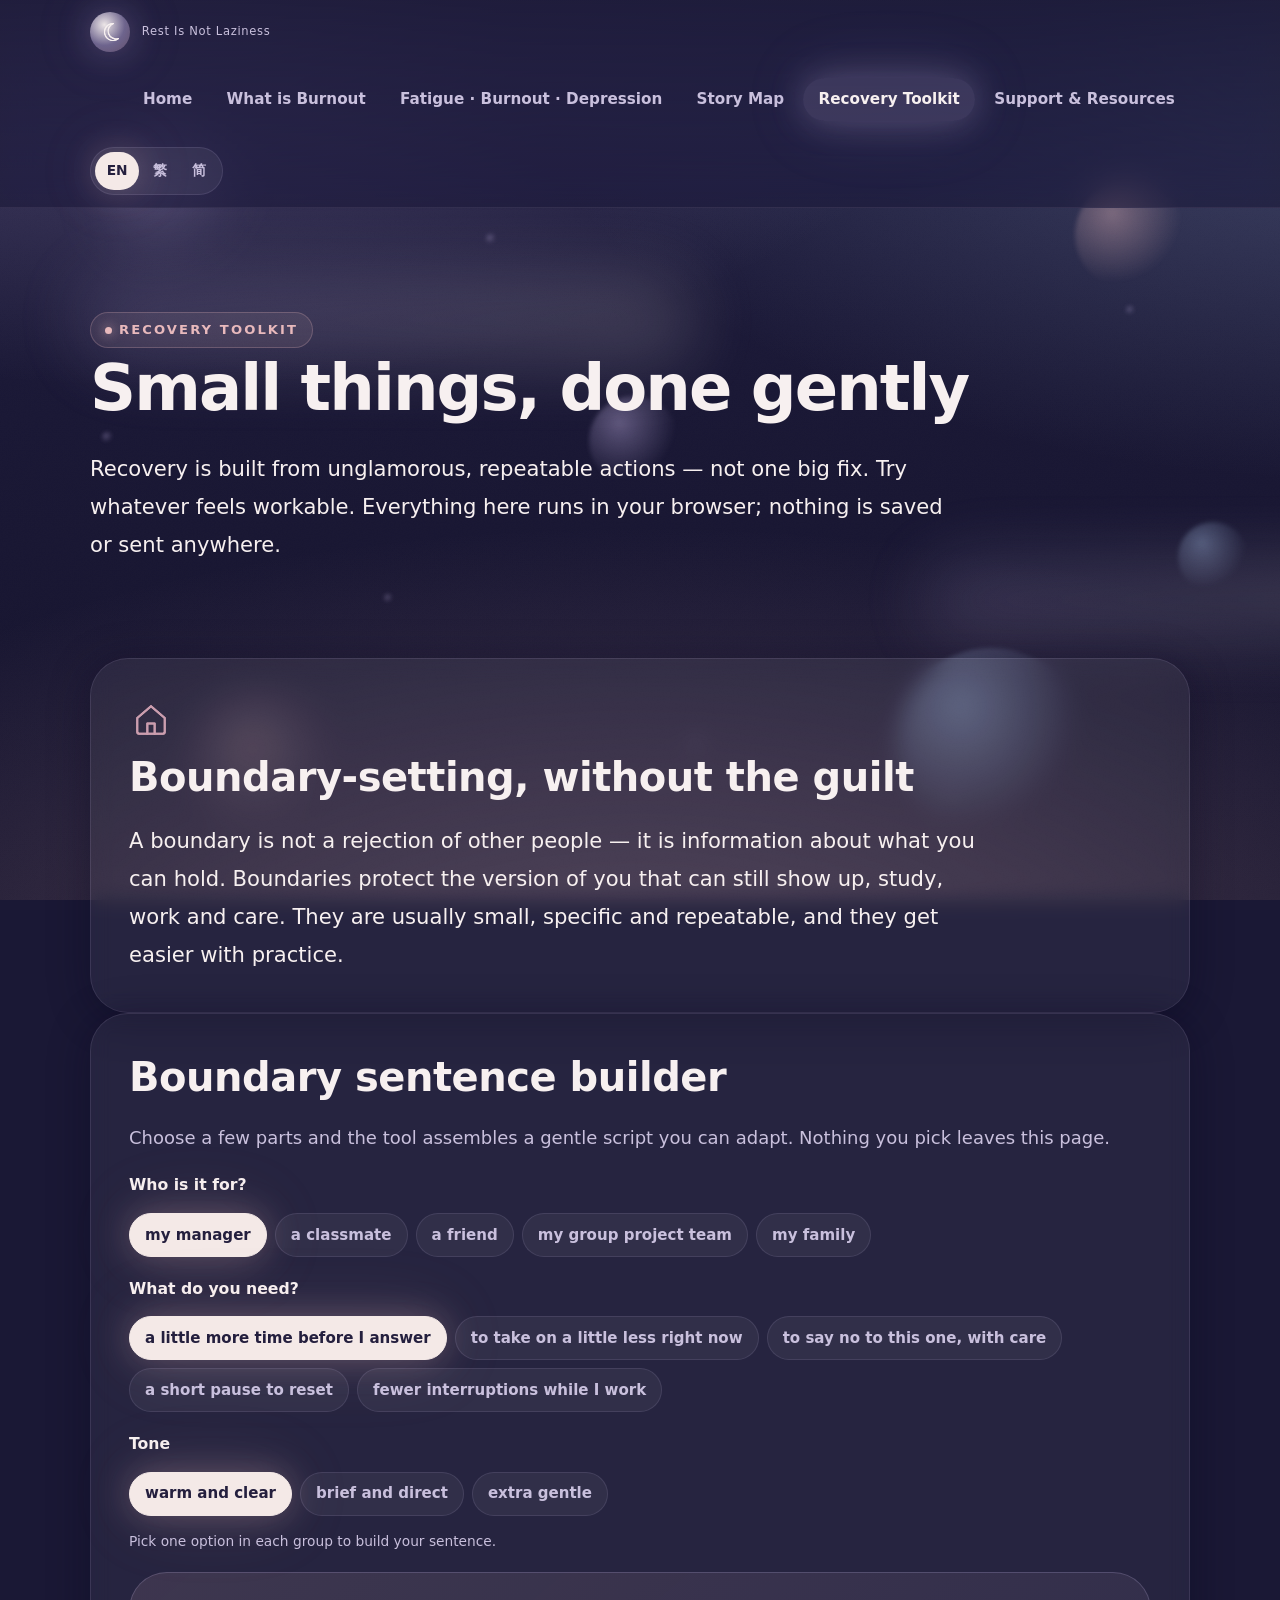
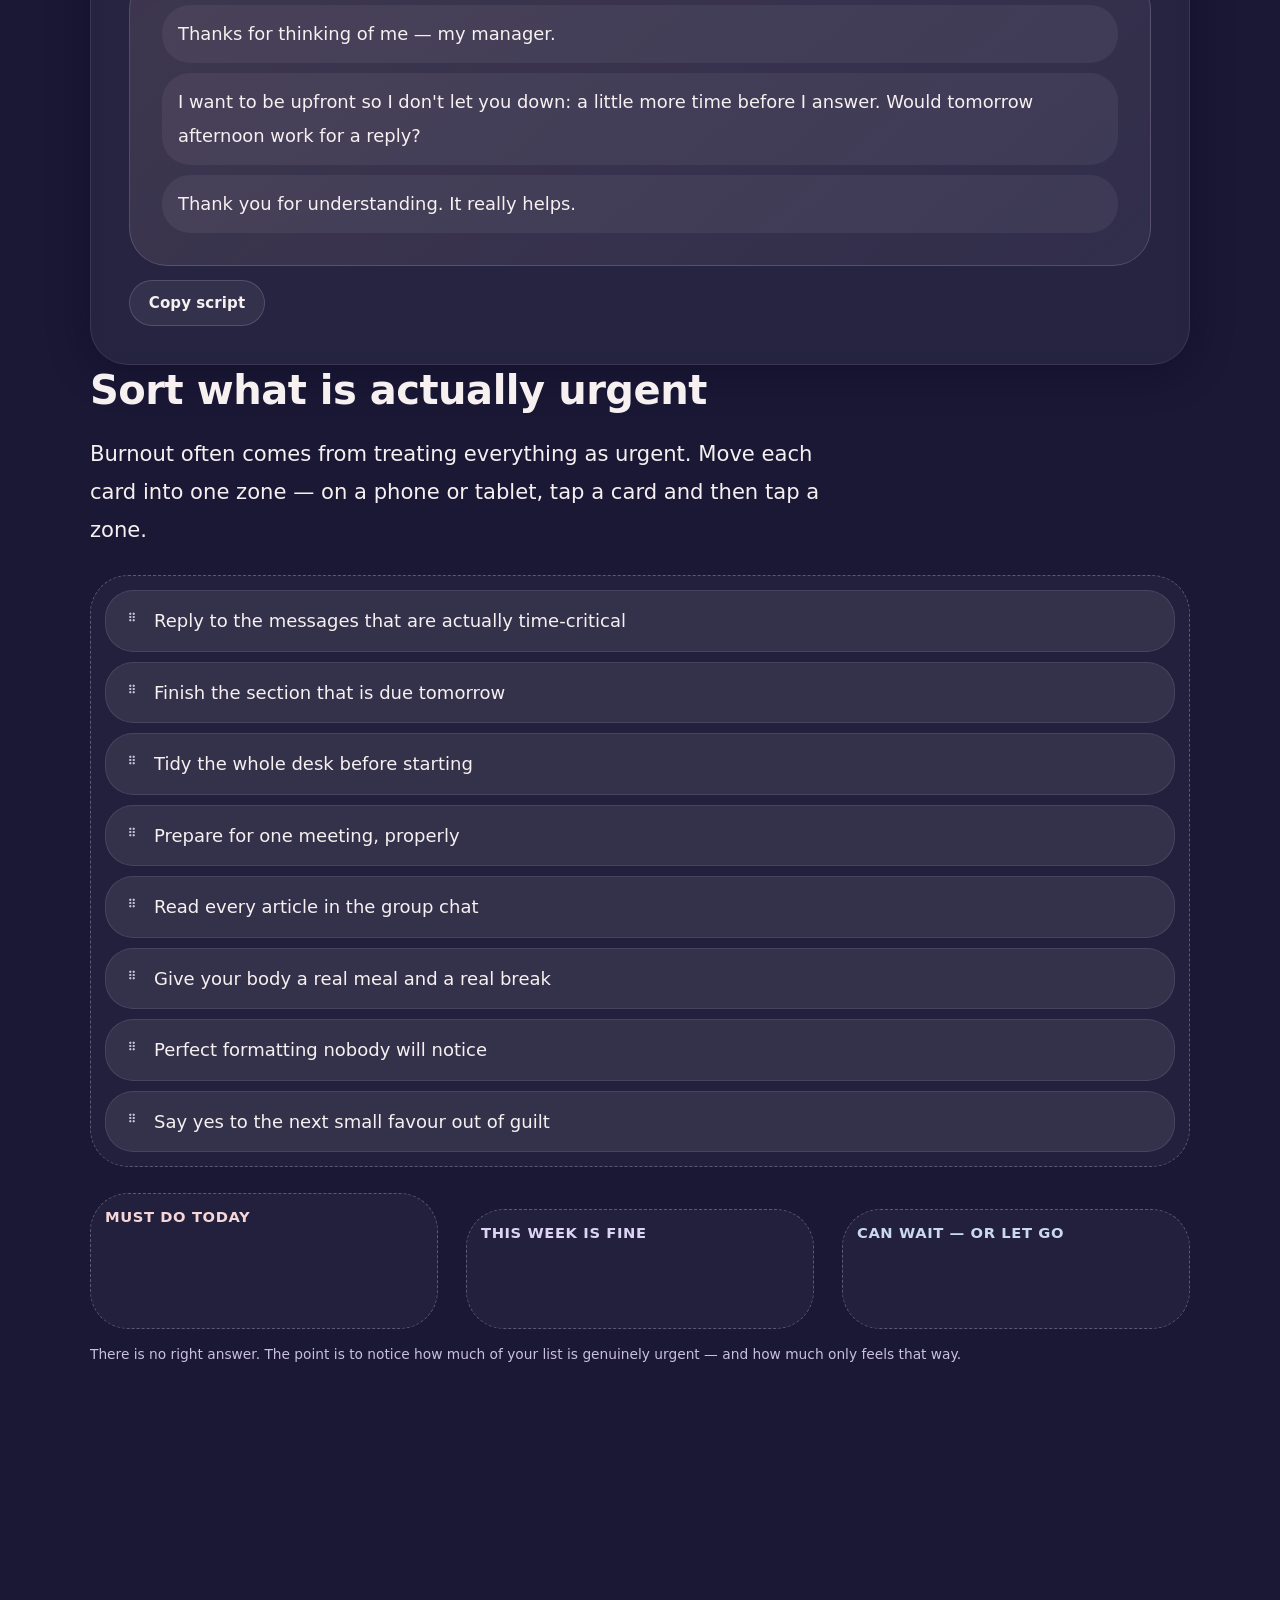
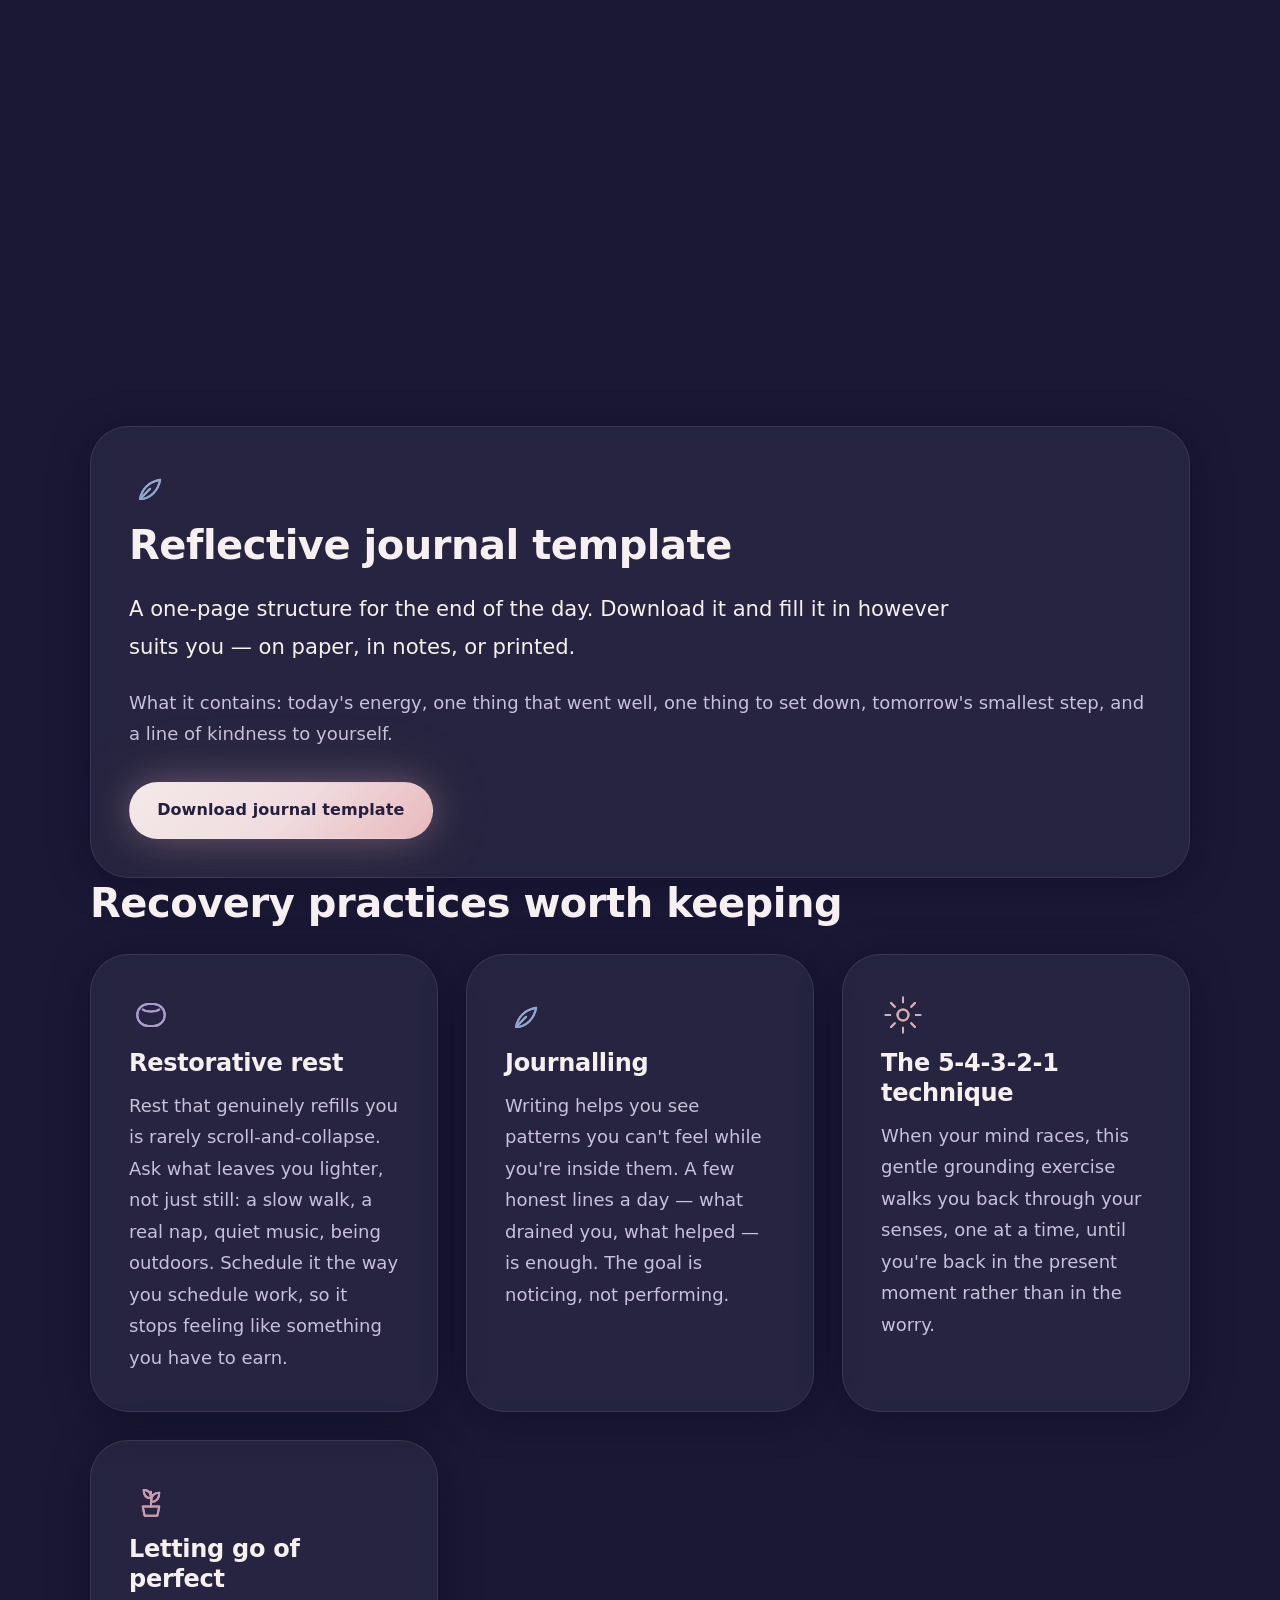
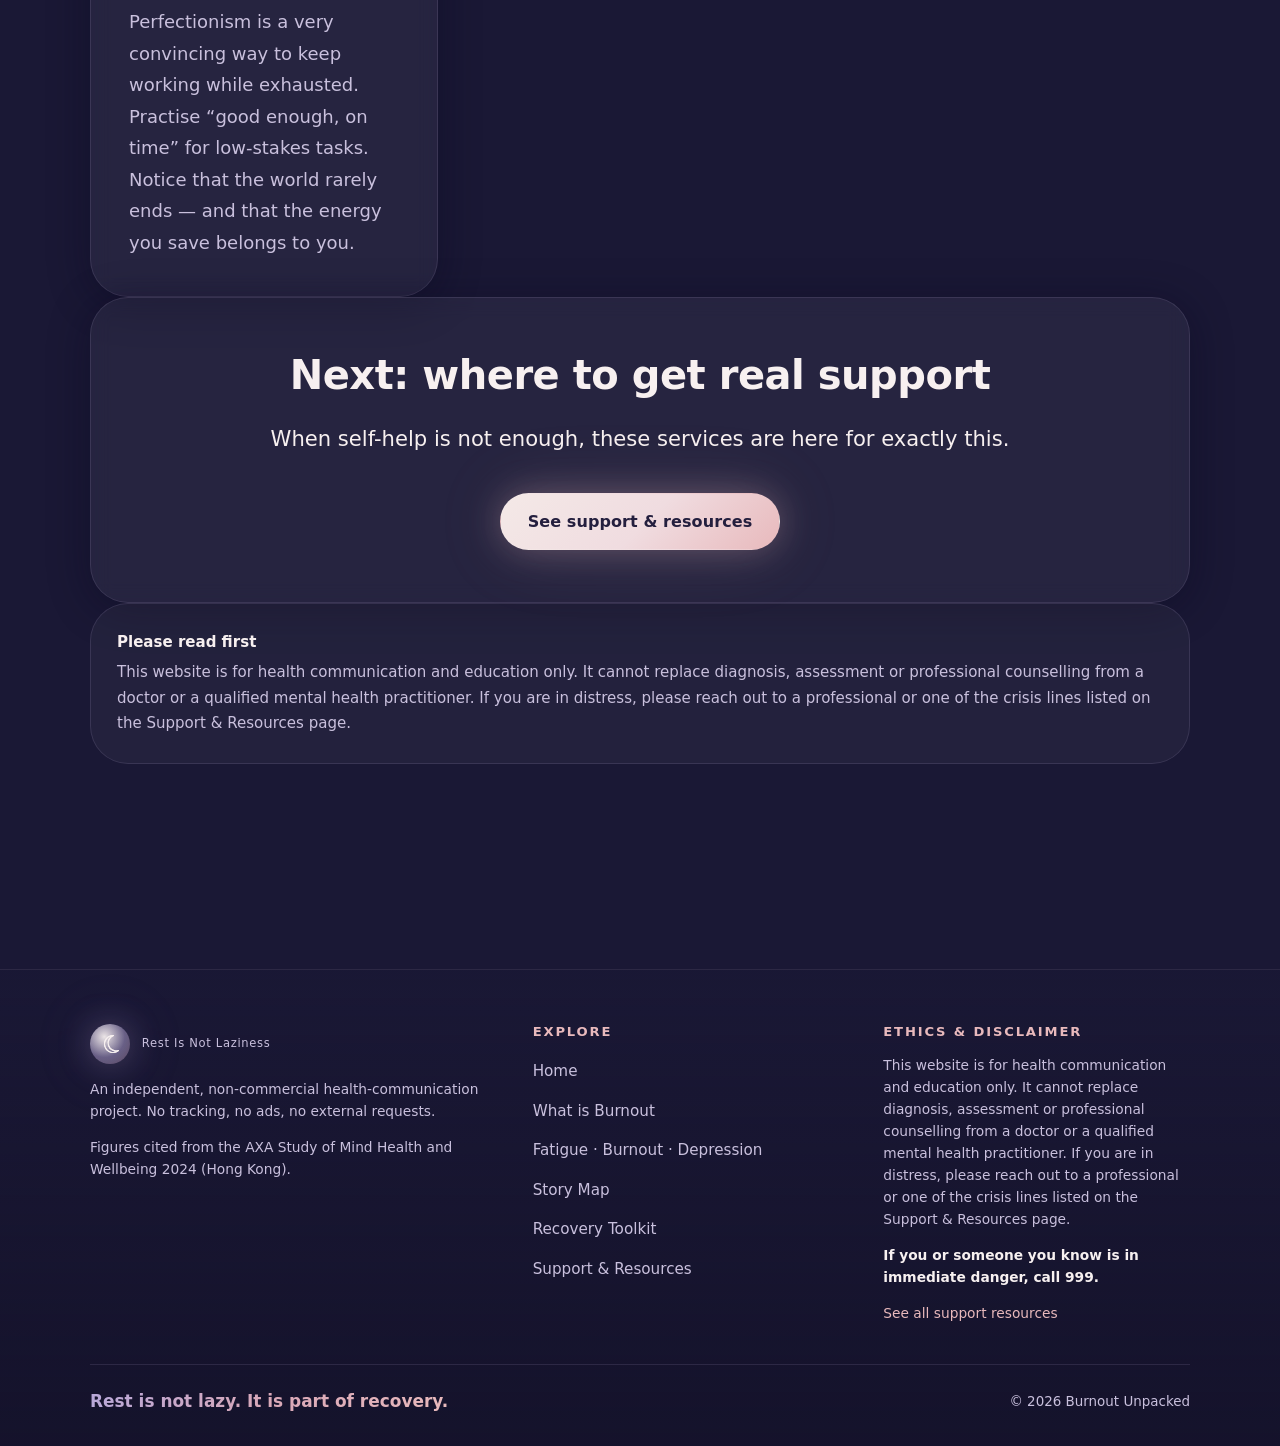
<file: toolkit.html>
<!DOCTYPE html>
<html lang="en">
<head>
<meta charset="utf-8">
<meta name="viewport" content="width=device-width, initial-scale=1">
<meta name="theme-color" content="#1A1835">
<meta name="description" content="A practical recovery toolkit for burnout: boundary scripts, gentle refusals, a priority-sorting activity, the 5-4-3-2-1 grounding exercise and a downloadable reflective journal.">
<title>Recovery Toolkit — Burnout Unpacked</title>
<link rel="icon" href="assets/favicon.svg" type="image/svg+xml">
<link rel="stylesheet" href="styles.css">
</head>
<body data-page="toolkit">

<header class="site-header" data-nav></header>

<main id="main">

  <section class="hero">
    <div class="wrap">
      <span class="eyebrow" data-reveal><span class="dot" aria-hidden="true"></span><span data-i18n="toolkit.hero.eyebrow">Recovery toolkit</span></span>
      <h1 data-reveal style="--rd:80ms;max-width:20ch" data-i18n="toolkit.hero.title">Small things, done gently</h1>
      <p class="lede" data-reveal style="--rd:160ms" data-i18n="toolkit.hero.lead"></p>
    </div>
  </section>

  <section>
    <div class="wrap">
      <div class="card glowable" data-reveal>
        <span class="illu rose"><svg viewBox="0 0 48 48" aria-hidden="true"><use href="#m-house"></use><use xlink:href="#m-house"></use></svg></span>
        <h2 data-i18n="toolkit.boundaries.title">Boundary-setting, without the guilt</h2>
        <p class="lede" style="margin:0" data-i18n="toolkit.boundaries.body"></p>
      </div>
    </div>
  </section>

  <!-- ============ BOUNDARY BUILDER ============ -->
  <section>
    <div class="wrap">
      <div class="card" data-reveal>
        <h2 data-i18n="toolkit.builder.title">Boundary sentence builder</h2>
        <p class="muted" data-i18n="toolkit.builder.lead"></p>

        <span class="field-label" data-i18n="toolkit.builder.whoLabel">Who is it for?</span>
        <div class="seg" id="who-seg" role="group" data-i18n-aria="toolkit.builder.whoLabel"></div>

        <span class="field-label" data-i18n="toolkit.builder.needLabel">What do you need?</span>
        <div class="seg" id="need-seg" role="group" data-i18n-aria="toolkit.builder.needLabel"></div>

        <span class="field-label" data-i18n="toolkit.builder.toneLabel">Tone</span>
        <div class="seg" id="tone-seg" role="group" data-i18n-aria="toolkit.builder.toneLabel"></div>

        <p class="tiny mt-1" data-i18n="toolkit.builder.hint"></p>
        <div class="builder-out" id="builder-out" aria-live="polite"></div>
        <div class="btn-row mt-1">
          <button class="btn btn-ghost btn-sm" type="button" id="builder-copy" data-i18n="toolkit.builder.copy">Copy script</button>
        </div>
      </div>
    </div>
  </section>

  <!-- ============ PRIORITY SORTING ============ -->
  <section>
    <div class="wrap">
      <div class="section-head" data-reveal>
        <h2 data-i18n="toolkit.priority.title">Sort what is actually urgent</h2>
        <p class="lede" data-i18n="toolkit.priority.lead"></p>
      </div>
      <div class="mt-2" id="zones"></div>
      <p class="tiny mt-1" data-i18n="toolkit.priority.note"></p>
    </div>
  </section>

  <!-- ============ GROUNDING ============ -->
  <section>
    <div class="wrap">
      <div class="section-head" data-reveal>
        <h2 data-i18n="toolkit.grounding.title">5-4-3-2-1 grounding</h2>
        <p class="lede" data-i18n="toolkit.grounding.lead"></p>
      </div>
      <div class="ground-stage mt-2" id="ground-stage" data-reveal data-i18n-aria="toolkit.grounding.title"></div>
    </div>
  </section>

  <!-- ============ JOURNAL ============ -->
  <section>
    <div class="wrap">
      <div class="card glowable" data-reveal>
        <span class="illu peri"><svg viewBox="0 0 48 48" aria-hidden="true"><use href="#m-feather"></use><use xlink:href="#m-feather"></use></svg></span>
        <h2 data-i18n="toolkit.journal.title">Reflective journal template</h2>
        <p class="lede" data-i18n="toolkit.journal.lead"></p>
        <p class="muted" data-i18n="toolkit.journal.promptList"></p>
        <button class="btn btn-primary mt-1" type="button" id="journal-dl" data-i18n="toolkit.journal.download">Download journal template</button>
      </div>
    </div>
  </section>

  <!-- ============ PRACTICES ============ -->
  <section>
    <div class="wrap">
      <div class="section-head" data-reveal>
        <h2 data-i18n="toolkit.practices.title">Recovery practices worth keeping</h2>
      </div>
      <div class="grid two mt-2" id="practices"></div>
    </div>
  </section>

  <section>
    <div class="wrap">
      <div class="card glowable center" data-reveal style="padding:clamp(28px,5vw,52px)">
        <h2 style="margin-top:0" data-i18n="toolkit.ctaTitle">Next: where to get real support</h2>
        <p class="lede center" style="margin-inline:auto" data-i18n="toolkit.ctaLead"></p>
        <a class="btn btn-primary mt-1" href="resources.html" data-i18n="toolkit.ctaButton">See support &amp; resources</a>
      </div>
    </div>
  </section>

  <section>
    <div class="wrap">
      <div class="disclaimer" data-reveal>
        <strong data-i18n="resources.disclaimer.title">Please read first</strong>
        <span data-i18n="footer.ethics"></span>
      </div>
    </div>
  </section>

</main>

<footer class="site-footer" data-footer></footer>

<script src="translations.js"></script>
<script src="script.js"></script>
</body>
</html>
</file>
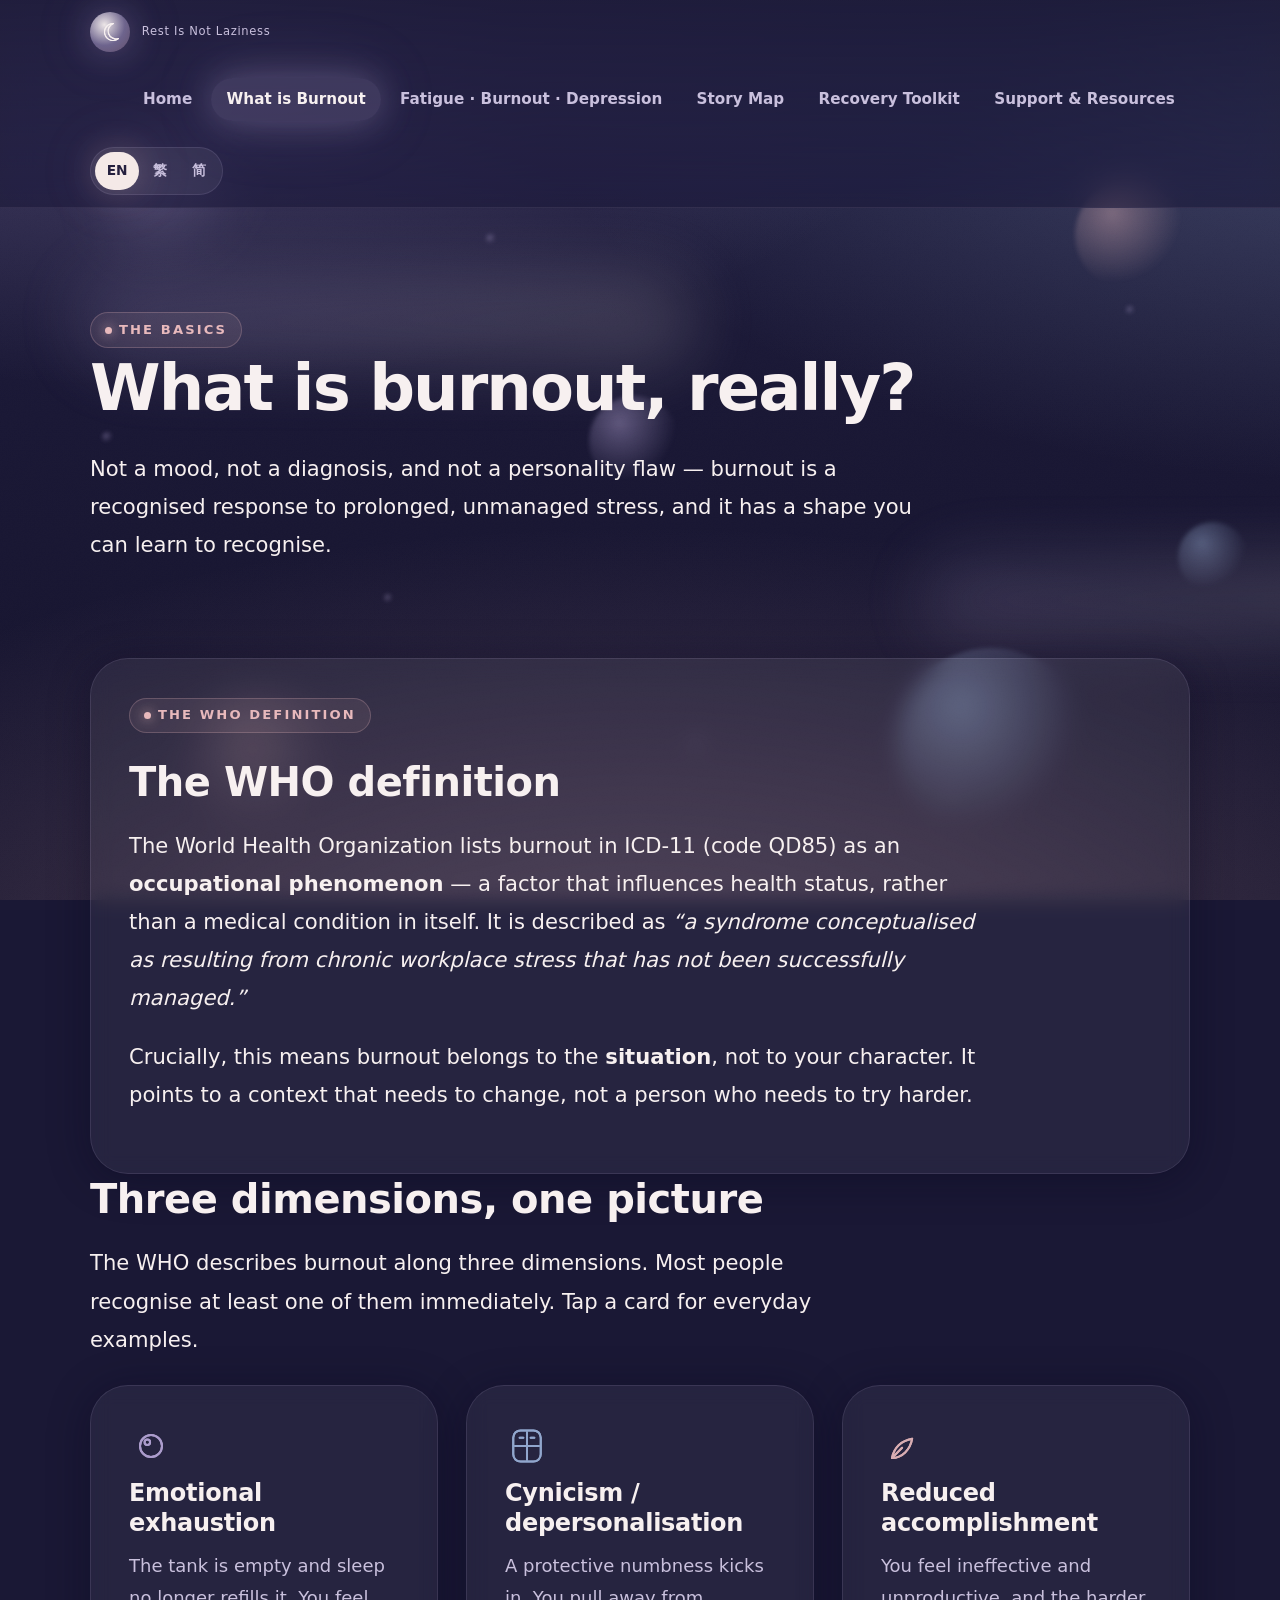
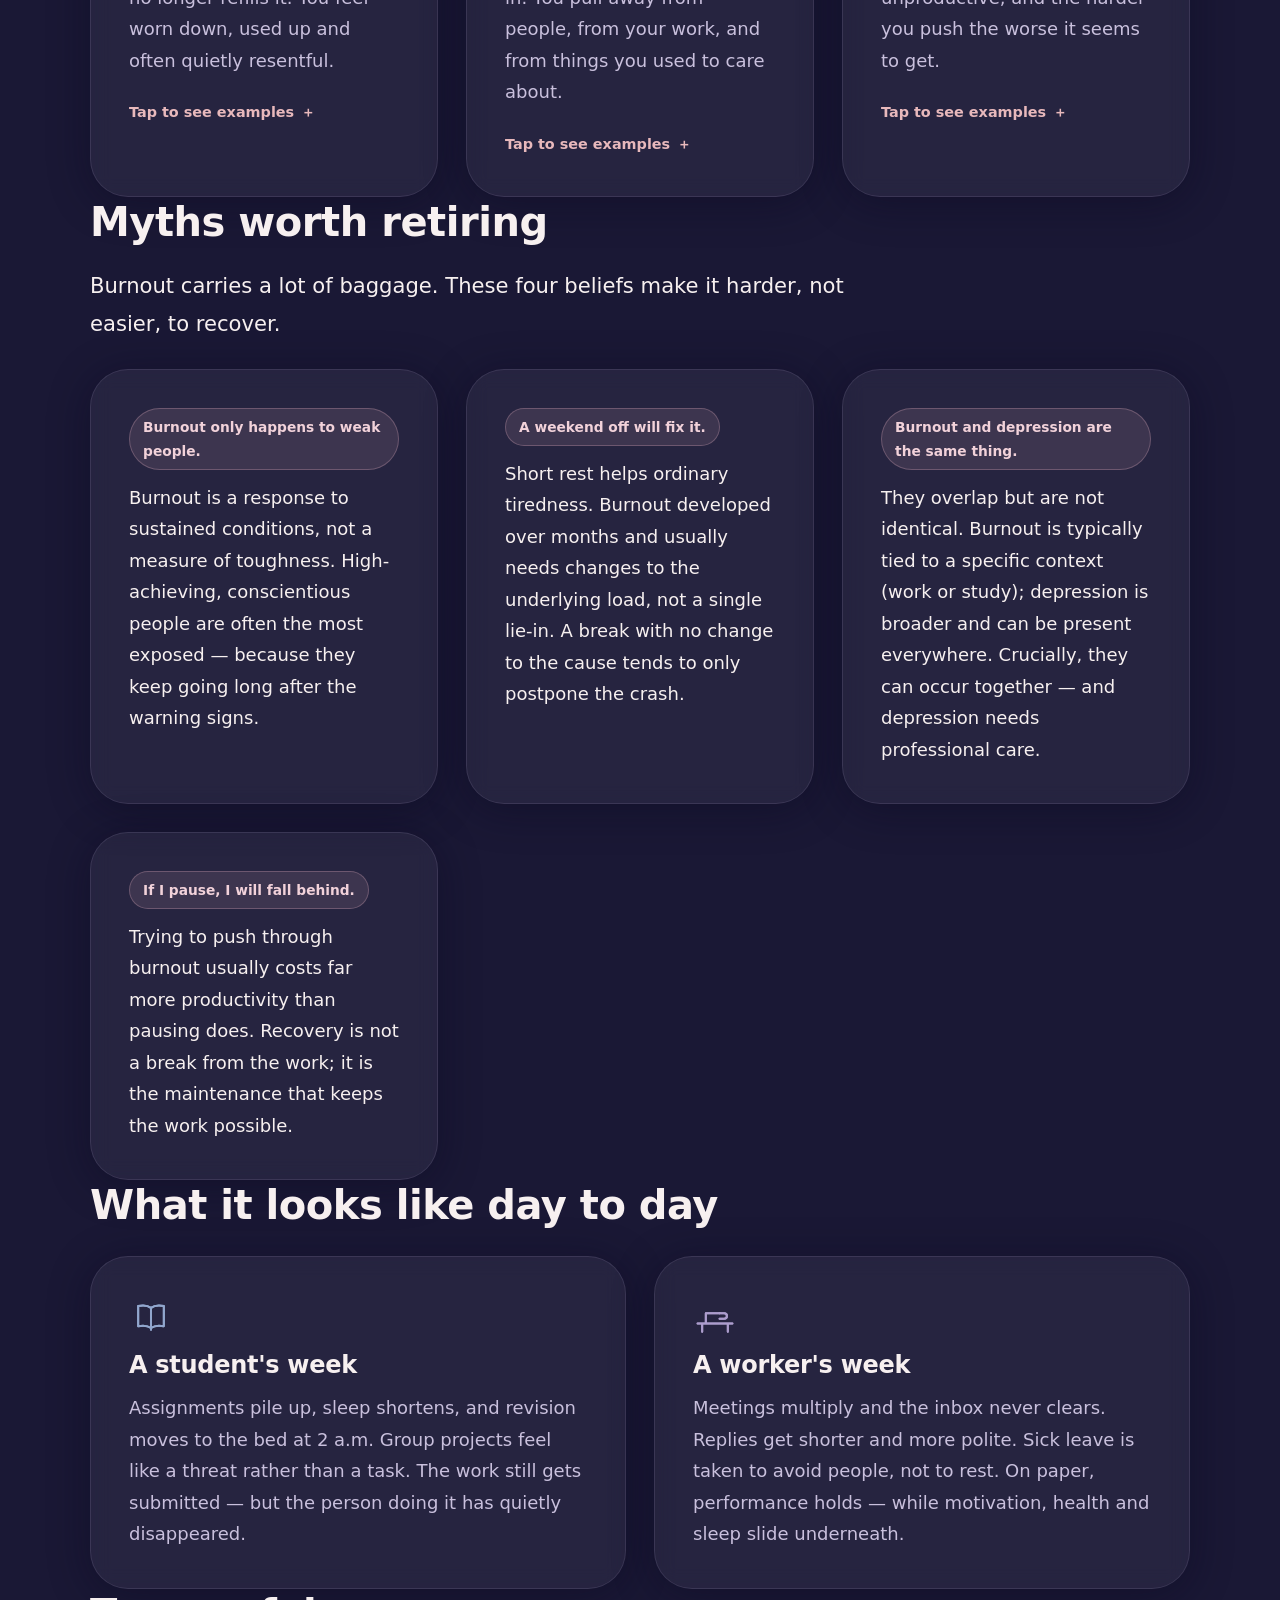
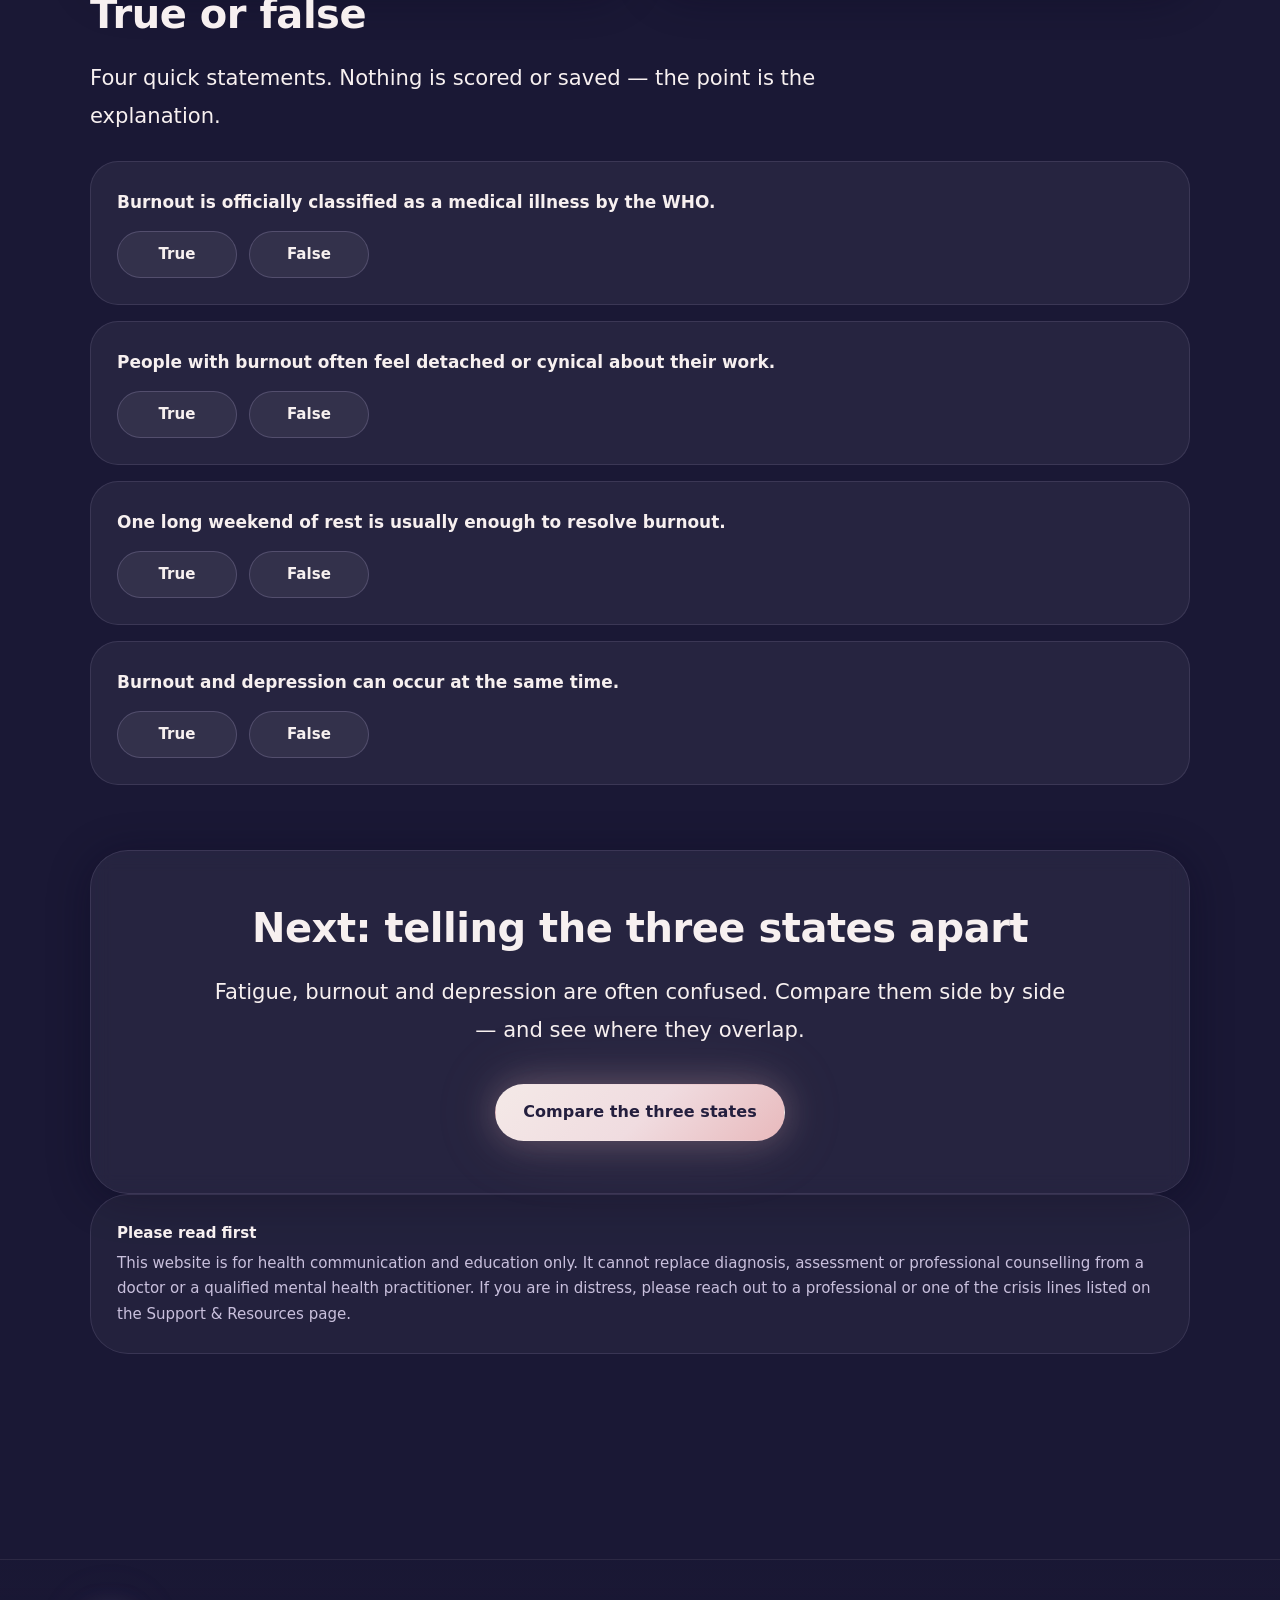
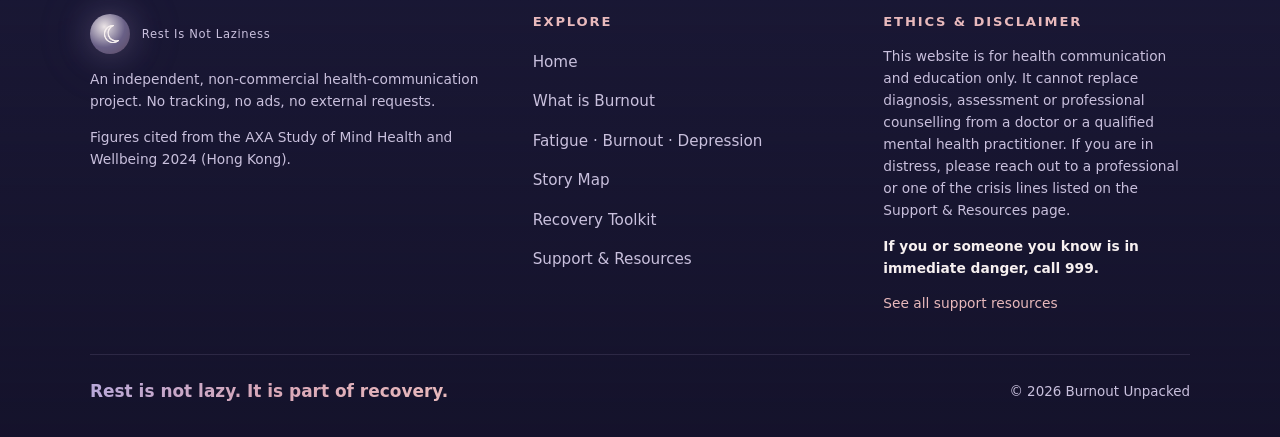
<file: what-is-burnout.html>
<!DOCTYPE html>
<html lang="en">
<head>
<meta charset="utf-8">
<meta name="viewport" content="width=device-width, initial-scale=1">
<meta name="theme-color" content="#1A1835">
<meta name="description" content="The WHO definition of burnout, its three core dimensions, common myths, and a short true-or-false check — from Burnout Unpacked.">
<title>What is Burnout — Burnout Unpacked</title>
<link rel="icon" href="assets/favicon.svg" type="image/svg+xml">
<link rel="stylesheet" href="styles.css">
</head>
<body data-page="what">

<header class="site-header" data-nav></header>

<main id="main">

  <section class="hero">
    <div class="wrap">
      <span class="eyebrow" data-reveal><span class="dot" aria-hidden="true"></span><span data-i18n="what.hero.eyebrow">The basics</span></span>
      <h1 data-reveal style="--rd:80ms;max-width:20ch" data-i18n="what.hero.title">What is burnout, really?</h1>
      <p class="lede" data-reveal style="--rd:160ms" data-i18n="what.hero.lead"></p>
    </div>
  </section>

  <section>
    <div class="wrap stack">
      <div class="card glowable" data-reveal>
        <span class="eyebrow"><span class="dot" aria-hidden="true"></span><span data-i18n="what.who.title">The WHO definition</span></span>
        <h2 style="margin-top:.6em" data-i18n="what.who.title">The WHO definition</h2>
        <div class="lede" data-i18n-html="what.who.body"></div>
      </div>
    </div>
  </section>

  <section>
    <div class="wrap">
      <div class="section-head" data-reveal>
        <h2 data-i18n="what.dims.title">Three dimensions, one picture</h2>
        <p class="lede" data-i18n="what.dims.lead"></p>
      </div>
      <div class="grid auto mt-2" id="dims"></div>
    </div>
  </section>

  <section>
    <div class="wrap">
      <div class="section-head" data-reveal>
        <h2 data-i18n="what.myths.title">Myths worth retiring</h2>
        <p class="lede" data-i18n="what.myths.lead"></p>
      </div>
      <div class="grid two mt-2" id="myths"></div>
    </div>
  </section>

  <section>
    <div class="wrap">
      <div class="section-head" data-reveal>
        <h2 data-i18n="what.examples.title">What it looks like day to day</h2>
      </div>
      <div class="grid two mt-2">
        <article class="card glowable" data-reveal>
          <span class="illu peri"><svg viewBox="0 0 48 48" aria-hidden="true"><use href="#m-book"></use><use xlink:href="#m-book"></use></svg></span>
          <h3 data-i18n="what.examples.studentTitle">A student's week</h3>
          <p class="muted" style="margin:0" data-i18n="what.examples.studentBody"></p>
        </article>
        <article class="card glowable" data-reveal style="--rd:90ms">
          <span class="illu lav"><svg viewBox="0 0 48 48" aria-hidden="true"><use href="#m-desk"></use><use xlink:href="#m-desk"></use></svg></span>
          <h3 data-i18n="what.examples.workTitle">A worker's week</h3>
          <p class="muted" style="margin:0" data-i18n="what.examples.workBody"></p>
        </article>
      </div>
    </div>
  </section>

  <section>
    <div class="wrap">
      <div class="section-head" data-reveal>
        <h2 data-i18n="what.quiz.title">True or false</h2>
        <p class="lede" data-i18n="what.quiz.lead"></p>
      </div>
      <div class="mt-2" id="quiz"></div>
      <p class="score-bar" id="quiz-score"></p>
    </div>
  </section>

  <section>
    <div class="wrap">
      <div class="card glowable center" data-reveal style="padding:clamp(28px,5vw,52px)">
        <h2 style="margin-top:0" data-i18n="what.ctaTitle">Next: telling the three states apart</h2>
        <p class="lede center" style="margin-inline:auto" data-i18n="what.ctaLead"></p>
        <a class="btn btn-primary mt-1" href="compare.html" data-i18n="what.ctaButton">Compare the three states</a>
      </div>
    </div>
  </section>

  <section>
    <div class="wrap">
      <div class="disclaimer" data-reveal>
        <strong data-i18n="resources.disclaimer.title">Please read first</strong>
        <span data-i18n="footer.ethics"></span>
      </div>
    </div>
  </section>

</main>

<footer class="site-footer" data-footer></footer>

<script src="translations.js"></script>
<script src="script.js"></script>
</body>
</html>
</file>
<file: styles.css>
/* ============================================================
   Burnout Unpacked — Shared Design System
   Aesthetic: soft dusk / night-dream, inspired by "Melatonin"
   Rules: zero sharp corners · soft glow halos (no hard shadows)
          slow 0.6s–1.2s ease-in-out motion · grain overlay
          reduced-motion friendly · WCAG AA readable text
   ============================================================ */

:root{
  /* ---- Core palette ------------------------------------------------ */
  --bg-dark:#1A1835;      /* soft dark dusty indigo (base)   */
  --lavender:#B8A8D9;     /* muted lavender                  */
  --rose:#D9A8B8;         /* dusty rose                      */
  --periwinkle:#9AB2D9;   /* pale periwinkle                 */
  --cream:#F4E9E7;        /* warm pale cream                 */

  /* ---- Text ------------------------------------------------------- */
  --text:#F7F0F0;         /* main body, warm off-white cream */
  --text-2:#C9C0DD;       /* secondary muted lilac-grey      */
  --accent:#E8B9BC;       /* soft dusty peach highlight      */

  /* ---- Surfaces ---------------------------------------------------- */
  --surface:rgba(247,240,240,.055);
  --surface-2:rgba(247,240,240,.085);
  --surface-3:rgba(247,240,240,.12);
  --stroke:rgba(196,181,230,.22);
  --stroke-soft:rgba(196,181,230,.13);

  /* ---- Radii — nothing is sharp ------------------------------------ */
  --r-xs:14px;
  --r-sm:20px;
  --r-md:28px;
  --r-lg:38px;
  --r-xl:52px;
  --r-pill:999px;

  /* ---- Motion ------------------------------------------------------ */
  --ease:cubic-bezier(.33,.02,.24,1);
  --t-fast:.6s;
  --t-mid:.85s;
  --t-slow:1.2s;

  /* ---- Glow halos (decorative only, never obscure text) ------------ */
  --glow-lav:0 0 34px rgba(184,168,217,.30), 0 0 74px rgba(184,168,217,.14);
  --glow-peach:0 0 34px rgba(232,185,188,.28), 0 0 74px rgba(232,185,188,.13);
  --glow-rose:0 0 30px rgba(217,168,184,.26), 0 0 64px rgba(217,168,184,.12);
  --glow-soft:0 6px 40px rgba(10,8,32,.42);

  /* ---- Layout ------------------------------------------------------ */
  --wrap:1180px;
  --pad:clamp(18px,4.4vw,40px);
  --stack:clamp(56px,8vw,104px);

  --font:ui-rounded,"SF Pro Rounded","Hiragino Maru Gothic ProN","Segoe UI Variable Display","Segoe UI",
         "PingFang TC","PingFang SC","Microsoft JhengHei","Microsoft YaHei",system-ui,-apple-system,"Helvetica Neue",Arial,sans-serif;
}

*,*::before,*::after{box-sizing:border-box}

html{scroll-behavior:smooth;-webkit-text-size-adjust:100%}

body{
  margin:0;
  min-height:100vh;
  font-family:var(--font);
  font-size:18px;
  line-height:1.75;
  color:var(--text);
  background-color:var(--bg-dark);
  /* Blurred, seamless dusk gradient sky — soft radial + horizontal blend */
  background-image:
    radial-gradient(120% 88% at 12% -8%, rgba(184,168,217,.34) 0%, rgba(184,168,217,0) 58%),
    radial-gradient(110% 80% at 108% 4%, rgba(154,178,217,.30) 0%, rgba(154,178,217,0) 62%),
    radial-gradient(140% 96% at 50% 116%, rgba(217,168,184,.30) 0%, rgba(217,168,184,0) 60%),
    linear-gradient(178deg,#211F42 0%,#1A1835 44%,#16142C 100%);
  background-attachment:fixed;
  overflow-x:hidden;
  position:relative;
  text-rendering:optimizeLegibility;
}

/* Very subtle paper/grain noise across the whole site */
body::after{
  content:"";
  position:fixed;
  inset:0;
  z-index:9;
  pointer-events:none;
  opacity:.05;
  mix-blend-mode:soft-light;
  background-image:url("data:image/svg+xml,%3Csvg xmlns='http://www.w3.org/2000/svg' width='180' height='180'%3E%3Cfilter id='n'%3E%3CfeTurbulence type='fractalNoise' baseFrequency='0.82' numOctaves='3' stitchTiles='stitch'/%3E%3CfeColorMatrix type='saturate' values='0'/%3E%3C/filter%3E%3Crect width='180' height='180' filter='url(%23n)'/%3E%3C/svg%3E");
}

/* ---- Floating decorative orbs / clouds / stars ---------------------- */
.orbs{position:fixed;inset:0;z-index:0;pointer-events:none;overflow:hidden}
.orb{position:absolute;border-radius:50%;filter:blur(2px);opacity:.5;
     background:radial-gradient(circle at 34% 30%, rgba(247,240,240,.9), rgba(247,240,240,0) 62%);
     animation:drift var(--dur,26s) var(--ease) infinite alternate}
.orb.lav{background:radial-gradient(circle at 34% 30%, rgba(184,168,217,.85), rgba(184,168,217,0) 66%)}
.orb.peach{background:radial-gradient(circle at 34% 30%, rgba(232,185,188,.8), rgba(232,185,188,0) 66%)}
.orb.peri{background:radial-gradient(circle at 34% 30%, rgba(154,178,217,.8), rgba(154,178,217,0) 66%)}
.orb.blob{border-radius:46% 54% 58% 42%/48% 44% 56% 52%;filter:blur(26px);opacity:.34}
@keyframes drift{
  from{transform:translate3d(0,0,0) scale(1)}
  to{transform:translate3d(var(--dx,26px),var(--dy,-34px),0) scale(1.08)}
}
.cloud{position:absolute;border-radius:var(--r-pill);filter:blur(34px);opacity:.16;
       background:linear-gradient(90deg,var(--lavender),var(--cream));
       animation:driftCloud var(--dur,52s) var(--ease) infinite alternate}
@keyframes driftCloud{from{transform:translateX(0)}to{transform:translateX(var(--dx,60px))}}

/* ============================================================
   Layout primitives
   ============================================================ */
.wrap{width:100%;max-width:var(--wrap);margin-inline:auto;padding-inline:var(--pad);position:relative;z-index:1}
main{position:relative;z-index:1;display:block;padding-bottom:clamp(60px,9vw,120px)}
section{position:relative}
.stack > * + *{margin-top:var(--stack)}
.gap-sm{gap:clamp(14px,2vw,22px)}

.section-head{max-width:760px}
.eyebrow{
  display:inline-flex;align-items:center;gap:.55em;
  font-size:.82rem;letter-spacing:.16em;text-transform:uppercase;
  color:var(--accent);font-weight:600;
  padding:.4em 1.05em;border-radius:var(--r-pill);
  background:rgba(232,185,188,.09);border:1px solid rgba(232,185,188,.24);
}
.eyebrow .dot{width:7px;height:7px;border-radius:50%;background:var(--accent);
  box-shadow:0 0 12px rgba(232,185,188,.9)}

h1,h2,h3,h4{line-height:1.25;font-weight:700;letter-spacing:-.012em;margin:0 0 .5em}
h1{font-size:clamp(2.15rem,6.2vw,4rem);letter-spacing:-.03em}
h2{font-size:clamp(1.6rem,4vw,2.5rem)}
h3{font-size:clamp(1.22rem,2.4vw,1.5rem)}
h4{font-size:1.08rem}
p{margin:0 0 1em;color:var(--text)}
.lede{font-size:clamp(1.08rem,2vw,1.32rem);color:var(--text);max-width:64ch;line-height:1.8}
.muted{color:var(--text-2)}
.small{font-size:.95rem;color:var(--text-2)}
.tiny{font-size:.86rem;color:var(--text-2);line-height:1.6}
a{color:var(--accent);text-decoration:none;text-underline-offset:3px}
a:hover{text-decoration:underline}
strong{font-weight:700;color:var(--text)}

/* ============================================================
   Header / navigation
   ============================================================ */
.site-header{
  position:sticky;top:0;z-index:40;
  backdrop-filter:blur(16px) saturate(130%);
  -webkit-backdrop-filter:blur(16px) saturate(130%);
  background:linear-gradient(180deg,rgba(26,24,53,.86),rgba(26,24,53,.58));
  border-bottom:1px solid var(--stroke-soft);
}
.nav{display:flex;align-items:center;gap:clamp(12px,2vw,26px);
     padding-block:12px;min-height:70px;flex-wrap:wrap}
.brand{display:flex;align-items:center;gap:.7em;font-weight:700;font-size:1.06rem;color:var(--text)}
.brand:hover{text-decoration:none}
.brand .mark{width:40px;height:40px;flex:0 0 auto;border-radius:var(--r-pill);
  background:radial-gradient(circle at 36% 32%, rgba(247,240,240,.95), rgba(184,168,217,.5) 55%, rgba(217,168,184,.35) 100%);
  box-shadow:var(--glow-lav);display:grid;place-items:center}
.brand .mark svg{width:24px;height:24px}
.brand .txt{display:flex;flex-direction:column;line-height:1.15}
.brand .txt b{font-size:1rem;letter-spacing:-.01em}
.brand .txt span{font-size:.72rem;color:var(--text-2);letter-spacing:.06em;font-weight:500}

.nav-links{display:flex;align-items:center;gap:4px;margin-inline-start:auto;flex-wrap:wrap}
.nav-links a{
  color:var(--text-2);font-size:.95rem;font-weight:600;
  padding:.55em 1em;border-radius:var(--r-pill);position:relative;
  transition:color var(--t-fast) var(--ease),background var(--t-fast) var(--ease),box-shadow var(--t-fast) var(--ease);
}
.nav-links a:hover,.nav-links a:focus-visible{text-decoration:none;color:var(--text);
  background:rgba(184,168,217,.14);box-shadow:var(--glow-lav)}
.nav-links a[aria-current="page"]{color:var(--text);background:rgba(184,168,217,.18);box-shadow:var(--glow-lav)}

/* language switch */
.lang{display:flex;align-items:center;gap:2px;padding:4px;border-radius:var(--r-pill);
      background:rgba(247,240,240,.06);border:1px solid var(--stroke-soft)}
.lang button{
  font:inherit;font-size:.86rem;font-weight:600;color:var(--text-2);cursor:pointer;
  background:none;border:0;min-height:38px;padding:.35em .85em;border-radius:var(--r-pill);
  transition:all var(--t-fast) var(--ease);
}
.lang button:hover{color:var(--text);background:rgba(184,168,217,.16)}
.lang button[aria-pressed="true"]{color:#241F3E;background:var(--cream);box-shadow:var(--glow-peach)}

.nav-toggle{display:none}
.menu-btn{display:none}

/* ============================================================
   Cards & surfaces
   ============================================================ */
.card{
  position:relative;background:var(--surface);border:1px solid var(--stroke-soft);
  border-radius:var(--r-lg);padding:clamp(22px,3.4vw,38px);
  backdrop-filter:blur(10px);-webkit-backdrop-filter:blur(10px);
  box-shadow:var(--glow-soft);
  transition:transform var(--t-mid) var(--ease),box-shadow var(--t-mid) var(--ease),
             background var(--t-mid) var(--ease),border-color var(--t-mid) var(--ease);
}
.card.glowable:hover{
  background:var(--surface-2);border-color:var(--stroke);
  box-shadow:var(--glow-lav),var(--glow-peach);
  transform:translateY(-4px);
}
.card h3{margin-top:0}
.illu{display:block;width:44px;height:44px}
.illu > svg{display:block;width:100%;height:100%}
.card .illu{color:var(--lavender);opacity:.92;margin-bottom:.6em}
.card .illu.peach{color:var(--accent)}
.card .illu.peri{color:var(--periwinkle)}
.card .illu.rose{color:var(--rose)}

.grid{display:grid;gap:clamp(18px,2.6vw,28px)}
.grid.auto{grid-template-columns:repeat(auto-fit,minmax(288px,1fr))}
.grid.two{grid-template-columns:repeat(auto-fit,minmax(330px,1fr))}
.grid.three{grid-template-columns:repeat(auto-fit,minmax(260px,1fr))}
.bento > .card.span2{grid-column:span 2}
@media(max-width:720px){.bento > .card.span2{grid-column:auto}}

/* ============================================================
   Buttons — pill/blob, soft glow, ≥48px
   ============================================================ */
.btn{
  display:inline-flex;align-items:center;justify-content:center;gap:.6em;
  font:inherit;font-weight:700;font-size:1rem;letter-spacing:.005em;
  min-height:52px;padding:.85em 1.7em;border-radius:var(--r-pill);
  cursor:pointer;border:1px solid transparent;text-decoration:none;
  transition:transform var(--t-mid) var(--ease),box-shadow var(--t-mid) var(--ease),
             background var(--t-mid) var(--ease),color var(--t-mid) var(--ease);
}
.btn:hover{text-decoration:none;transform:translateY(-2px)}
.btn-primary{
  background:linear-gradient(135deg,var(--cream) 0%,#F0DCE0 52%,var(--accent) 100%);
  color:#241F3E;box-shadow:var(--glow-peach);
}
.btn-primary:hover{box-shadow:var(--glow-peach),0 0 90px rgba(232,185,188,.34)}
.btn-ghost{
  background:rgba(247,240,240,.06);color:var(--text);border-color:var(--stroke);
}
.btn-ghost:hover{background:rgba(184,168,217,.16);box-shadow:var(--glow-lav);border-color:var(--stroke)}
.btn-lav{background:linear-gradient(135deg,var(--lavender),var(--periwinkle));color:#1C1A38;box-shadow:var(--glow-lav)}
.btn-lav:hover{box-shadow:var(--glow-lav),0 0 90px rgba(184,168,217,.34)}
.btn-sm{min-height:44px;padding:.6em 1.25em;font-size:.94rem}
.btn-row{display:flex;flex-wrap:wrap;gap:14px;align-items:center}

/* chips / tags */
.chip{
  display:inline-flex;align-items:center;gap:.45em;
  font-size:.86rem;font-weight:600;color:var(--text-2);
  padding:.42em .95em;border-radius:var(--r-pill);
  background:rgba(247,240,240,.055);border:1px solid var(--stroke-soft);
}
.chip.rose{color:#F2D2DA;background:rgba(217,168,184,.13);border-color:rgba(217,168,184,.3)}
.chip.lav{color:#DDD3F2;background:rgba(184,168,217,.14);border-color:rgba(184,168,217,.3)}
.chip.peach{color:#F6D6D7;background:rgba(232,185,188,.14);border-color:rgba(232,185,188,.34)}
.chip.peri{color:#CBD9EF;background:rgba(154,178,217,.14);border-color:rgba(154,178,217,.32)}

/* ============================================================
   Hero
   ============================================================ */
.hero{padding-block:clamp(48px,9vw,104px) clamp(28px,5vw,60px);position:relative}
.hero-inner{display:grid;grid-template-columns:1.15fr .85fr;gap:clamp(26px,5vw,64px);align-items:center}
@media(max-width:900px){.hero-inner{grid-template-columns:1fr}}
.hero h1{margin-bottom:.35em}
.hero h1 .soft{
  background:linear-gradient(100deg,var(--lavender),var(--rose) 46%,var(--accent) 100%);
  -webkit-background-clip:text;background-clip:text;color:transparent;
}
.hero .lede{margin-bottom:1.6em}
.hero-art{display:grid;place-items:center;position:relative}
.hero-art svg{width:min(100%,440px);height:auto;overflow:visible}

/* glass medallion / stat */
.stat-row{display:grid;grid-template-columns:repeat(auto-fit,minmax(150px,1fr));gap:14px;margin-top:clamp(22px,3vw,34px)}
.stat{
  border-radius:var(--r-md);padding:18px 20px;text-align:left;
  background:var(--surface);border:1px solid var(--stroke-soft);
  box-shadow:var(--glow-soft);
}
.stat b{display:block;font-size:clamp(1.7rem,4vw,2.4rem);line-height:1.1;
  background:linear-gradient(120deg,var(--cream),var(--accent));-webkit-background-clip:text;background-clip:text;color:transparent}
.stat span{font-size:.9rem;color:var(--text-2);line-height:1.45;display:block;margin-top:4px}

/* ============================================================
   Scroll reveal
   ============================================================ */
[data-reveal]{
  opacity:0;transform:translateY(30px);
  transition:opacity var(--t-slow) var(--ease),transform var(--t-slow) var(--ease);
  transition-delay:var(--rd,0ms);
}
[data-reveal].in{opacity:1;transform:none}

/* ============================================================
   Reflection pop-up (homepage)
   ============================================================ */
.reflect-pop{
  position:fixed;z-index:45;left:50%;bottom:clamp(16px,4vw,40px);transform:translate(-50%,24px);
  max-width:min(460px,92vw);width:max-content;
  padding:18px 22px 18px 20px;border-radius:var(--r-lg);
  background:linear-gradient(140deg,rgba(43,38,74,.96),rgba(32,28,60,.96));
  border:1px solid var(--stroke);box-shadow:var(--glow-lav),0 18px 60px rgba(8,6,24,.6);
  display:flex;gap:16px;align-items:flex-start;
  opacity:0;visibility:hidden;
  transition:opacity var(--t-slow) var(--ease),transform var(--t-slow) var(--ease),visibility var(--t-slow) step-end;
}
.reflect-pop.show{opacity:1;visibility:visible;transform:translate(-50%,0)}
.reflect-pop .ic{flex:0 0 auto;width:38px;height:38px;color:var(--lavender)}
.reflect-pop p{margin:0;font-size:1.02rem;line-height:1.6}
.reflect-pop .q{font-weight:600;color:var(--text)}
.reflect-pop .lbl{font-size:.74rem;letter-spacing:.16em;text-transform:uppercase;color:var(--accent);
  display:block;margin-bottom:6px;font-weight:700}
.reflect-pop .cls{position:absolute;top:10px;right:12px;background:none;border:0;color:var(--text-2);
  cursor:pointer;font-size:1.3rem;line-height:1;padding:8px;border-radius:50%;min-height:40px;min-width:40px;
  transition:color var(--t-fast) var(--ease),background var(--t-fast) var(--ease)}
.reflect-pop .cls:hover{color:var(--text);background:rgba(184,168,217,.16)}

/* ============================================================
   Interactive info cards (click to reveal examples)
   ============================================================ */
.reveal-card{
  cursor:pointer;text-align:left;width:100%;color:inherit;font:inherit;
  display:block;border-radius:var(--r-lg);
}
.reveal-card .more{
  max-height:0;overflow:hidden;opacity:0;
  transition:max-height var(--t-slow) var(--ease),opacity var(--t-mid) var(--ease),margin var(--t-mid) var(--ease);
}
.reveal-card.open .more{max-height:460px;opacity:1;margin-top:1em}
.reveal-card .toggle-hint{display:inline-flex;align-items:center;gap:.5em;color:var(--accent);
  font-size:.9rem;font-weight:600;margin-top:.4em}
.reveal-card .toggle-hint .plus{transition:transform var(--t-mid) var(--ease)}
.reveal-card.open .toggle-hint .plus{transform:rotate(135deg)}
.reveal-card .more .example{
  border-radius:var(--r-md);padding:14px 18px;margin-top:10px;
  background:rgba(232,185,188,.08);border:1px dashed rgba(232,185,188,.32);font-size:.98rem;
}

/* ============================================================
   True / false mini quiz
   ============================================================ */
.quiz-item{border-radius:var(--r-md);padding:clamp(18px,2.6vw,26px);
  background:var(--surface);border:1px solid var(--stroke-soft)}
.quiz-item + .quiz-item{margin-top:16px}
.quiz-q{font-weight:600;margin-bottom:14px;font-size:1.06rem}
.quiz-btns{display:flex;gap:12px;flex-wrap:wrap}
.quiz-btns .btn{min-width:120px}
.quiz-feedback{margin-top:14px;border-radius:var(--r-md);padding:14px 18px;font-size:.98rem;display:none}
.quiz-feedback.show{display:block;animation:fadeUp var(--t-mid) var(--ease)}
.quiz-feedback.ok{background:rgba(154,178,217,.14);border:1px solid rgba(154,178,217,.4)}
.quiz-feedback.no{background:rgba(217,168,184,.14);border:1px solid rgba(217,168,184,.42)}
.quiz-feedback b{display:block;margin-bottom:3px}
@keyframes fadeUp{from{opacity:0;transform:translateY(10px)}to{opacity:1;transform:none}}
.score-bar{margin-top:18px;font-weight:700;color:var(--accent);min-height:1.6em}

/* ============================================================
   Comparison slider
   ============================================================ */
.compare-stage{
  border-radius:var(--r-xl);padding:clamp(22px,4vw,44px);
  background:radial-gradient(120% 100% at 50% 0%,rgba(184,168,217,.16),rgba(247,240,240,.03) 60%);
  border:1px solid var(--stroke-soft);box-shadow:var(--glow-soft);
}
.compare-readout{display:grid;grid-template-columns:repeat(3,1fr);gap:10px;margin-bottom:22px}
@media(max-width:640px){.compare-readout{grid-template-columns:1fr;gap:8px}}
.state-pill{
  border-radius:var(--r-md);padding:14px 16px;text-align:center;
  background:rgba(247,240,240,.04);border:1px solid var(--stroke-soft);
  transition:all var(--t-mid) var(--ease);
}
.state-pill.active{background:var(--surface-3);border-color:var(--accent);box-shadow:var(--glow-peach);transform:translateY(-3px)}
.state-pill b{display:block;font-size:1.02rem;margin-bottom:2px}
.state-pill span{font-size:.86rem;color:var(--text-2)}
input[type="range"].slider{
  -webkit-appearance:none;appearance:none;width:100%;height:14px;border-radius:var(--r-pill);
  background:linear-gradient(90deg,var(--periwinkle),var(--lavender) 50%,var(--rose));outline:none;margin:22px 0 8px;
}
input[type="range"].slider::-webkit-slider-thumb{
  -webkit-appearance:none;appearance:none;width:38px;height:38px;border-radius:50%;
  background:radial-gradient(circle at 36% 32%,#FFF,var(--accent) 62%,var(--rose));
  border:2px solid rgba(255,255,255,.7);cursor:grab;box-shadow:var(--glow-peach);
  transition:box-shadow var(--t-mid) var(--ease),transform var(--t-mid) var(--ease);
}
input[type="range"].slider::-webkit-slider-thumb:hover{transform:scale(1.06)}
input[type="range"].slider::-moz-range-thumb{
  width:36px;height:36px;border-radius:50%;border:2px solid rgba(255,255,255,.7);cursor:grab;
  background:radial-gradient(circle at 36% 32%,#FFF,var(--accent) 62%,var(--rose));box-shadow:var(--glow-peach)}
.slider-ticks{display:flex;justify-content:space-between;margin-bottom:20px}
.slider-ticks button{background:none;border:0;color:var(--text-2);font:inherit;font-size:.88rem;
  font-weight:600;cursor:pointer;padding:6px 10px;border-radius:var(--r-pill);min-height:40px;
  transition:color var(--t-fast) var(--ease),background var(--t-fast) var(--ease)}
.slider-ticks button:hover{color:var(--text);background:rgba(184,168,217,.14)}
.compare-panel{border-radius:var(--r-lg);padding:clamp(20px,3vw,30px);background:var(--surface);
  border:1px solid var(--stroke-soft);min-height:230px}
.compare-panel h3{margin-top:0}
.trait-list{list-style:none;padding:0;margin:1em 0 0;display:grid;gap:10px}
.trait-list li{display:flex;gap:12px;align-items:flex-start;font-size:.99rem;line-height:1.6}
.trait-list li::before{content:"";flex:0 0 auto;width:9px;height:9px;margin-top:.6em;border-radius:50%;
  background:var(--accent);box-shadow:0 0 12px rgba(232,185,188,.8)}

/* checklist */
.check-list{display:grid;gap:12px;margin-top:1em}
.check{
  display:flex;gap:14px;align-items:flex-start;padding:16px 18px;border-radius:var(--r-md);
  background:var(--surface);border:1px solid var(--stroke-soft);cursor:pointer;
  transition:all var(--t-mid) var(--ease);min-height:56px;
}
.check:hover{background:var(--surface-2);box-shadow:var(--glow-lav)}
.check input{position:absolute;opacity:0;width:0;height:0}
.check .box{
  flex:0 0 auto;width:26px;height:26px;border-radius:9px;margin-top:2px;
  border:2px solid var(--stroke);background:rgba(247,240,240,.05);
  display:grid;place-items:center;transition:all var(--t-mid) var(--ease);
}
.check .box svg{width:16px;height:16px;opacity:0;transform:scale(.6);
  transition:all var(--t-mid) var(--ease);color:#241F3E}
.check input:checked + .box{background:var(--cream);border-color:var(--cream);box-shadow:var(--glow-peach)}
.check input:checked + .box svg{opacity:1;transform:scale(1)}
.check input:focus-visible + .box{outline:3px solid var(--accent);outline-offset:3px}
.check-note{border-radius:var(--r-md);padding:16px 20px;margin-top:20px;
  background:rgba(217,168,184,.1);border:1px dashed rgba(217,168,184,.4);font-size:.95rem}

/* ============================================================
   Story map
   ============================================================ */
.timeline-wrap{position:relative;overflow-x:auto;overflow-y:hidden;padding:16px 4px 34px;
  scrollbar-width:thin;scrollbar-color:var(--lavender) transparent}
.timeline-wrap::-webkit-scrollbar{height:10px}
.timeline-wrap::-webkit-scrollbar-thumb{background:rgba(184,168,217,.5);border-radius:99px}
.timeline{display:flex;gap:0;min-width:840px;position:relative;padding:70px 30px 0}
.timeline::before{content:"";position:absolute;left:30px;right:30px;top:104px;height:3px;border-radius:99px;
  background:linear-gradient(90deg,var(--periwinkle),var(--lavender),var(--rose),var(--accent))}
.stage{position:relative;flex:1 1 0;min-width:150px;padding-top:96px;text-align:center}
.marker{
  position:absolute;top:8px;left:50%;transform:translateX(-50%);
  width:56px;height:56px;border-radius:50%;cursor:pointer;border:1px solid var(--stroke);
  background:radial-gradient(circle at 36% 32%,rgba(247,240,240,.96),var(--lavender) 60%,var(--rose));
  box-shadow:var(--glow-lav);display:grid;place-items:center;color:#241F3E;
  transition:transform var(--t-mid) var(--ease),box-shadow var(--t-mid) var(--ease);
  animation:pulseGlow 5.5s var(--ease) infinite;
  z-index:2;
}
.marker svg{width:26px;height:26px}
.marker:hover{transform:translateX(-50%) scale(1.08);box-shadow:var(--glow-peach),var(--glow-lav)}
.marker[aria-expanded="true"]{box-shadow:var(--glow-peach),var(--glow-lav);animation:none}
@keyframes pulseGlow{
  0%,100%{box-shadow:0 0 22px rgba(184,168,217,.5),0 0 48px rgba(184,168,217,.22)}
  50%{box-shadow:0 0 34px rgba(232,185,188,.6),0 0 74px rgba(232,185,188,.3)}
}
.stage .stage-label{font-weight:700;font-size:1rem;line-height:1.35}
.stage .stage-sub{font-size:.84rem;color:var(--text-2);margin-top:6px;line-height:1.5}
.stage .knot{width:10px;height:10px;border-radius:50%;background:var(--cream);margin:18px auto 0;
  box-shadow:0 0 16px rgba(247,240,240,.9)}

.story-panel{
  margin-top:34px;border-radius:var(--r-xl);padding:clamp(22px,3.6vw,40px);
  background:linear-gradient(150deg,rgba(43,38,74,.9),rgba(30,27,56,.9));
  border:1px solid var(--stroke);box-shadow:var(--glow-lav),var(--glow-soft);
  opacity:0;transform:translateY(22px) scale(.985);max-height:0;overflow:hidden;visibility:hidden;
  transition:opacity var(--t-slow) var(--ease),transform var(--t-slow) var(--ease),
             max-height var(--t-slow) var(--ease),visibility var(--t-slow) step-end;
}
.story-panel.show{opacity:1;transform:translateY(0) scale(1);max-height:1400px;visibility:visible;
  transition:opacity var(--t-slow) var(--ease),transform var(--t-slow) var(--ease),
             max-height var(--t-slow) var(--ease),visibility 0s}
.story-panel .who{display:flex;align-items:center;gap:14px;margin-bottom:14px}
.story-panel .avatar{width:52px;height:52px;border-radius:50%;flex:0 0 auto;
  background:radial-gradient(circle at 36% 32%,var(--cream),var(--lavender) 60%,var(--periwinkle));
  box-shadow:var(--glow-lav);display:grid;place-items:center;color:#241F3E}
.story-panel .avatar svg{width:26px;height:26px}
.story-panel blockquote{margin:0;font-size:1.1rem;line-height:1.85;color:var(--text)}
.story-panel .note{margin-top:18px;padding-top:16px;border-top:1px solid var(--stroke-soft);
  font-size:.98rem;color:var(--text-2)}

/* ============================================================
   Toolkit
   ============================================================ */
.builder-out{border-radius:var(--r-lg);padding:clamp(20px,3vw,32px);margin-top:20px;
  background:linear-gradient(140deg,rgba(232,185,188,.12),rgba(184,168,217,.08));
  border:1px solid var(--stroke);font-size:1.12rem;line-height:1.9;min-height:96px}
.builder-out .script-line{border-radius:var(--r-md);padding:12px 16px;background:rgba(247,240,240,.06);margin-bottom:10px}
.builder-out .script-line:last-child{margin-bottom:0}
.seg{display:flex;flex-wrap:wrap;gap:8px;margin-top:14px}
.seg button{
  font:inherit;font-size:.94rem;font-weight:600;color:var(--text-2);cursor:pointer;
  background:rgba(247,240,240,.05);border:1px solid var(--stroke-soft);
  padding:.5em 1em;border-radius:var(--r-pill);min-height:44px;
  transition:all var(--t-mid) var(--ease);
}
.seg button:hover{color:var(--text);box-shadow:var(--glow-lav)}
.seg button[aria-pressed="true"]{color:#241F3E;background:var(--cream);border-color:var(--cream);box-shadow:var(--glow-peach)}
.field-label{display:block;font-weight:700;font-size:.98rem;margin-top:18px;margin-bottom:8px;color:var(--text)}

/* drag & drop priority */
.dropzone{list-style:none;margin:0;padding:14px;border-radius:var(--r-lg);min-height:120px;
  background:rgba(247,240,240,.035);border:1px dashed rgba(184,168,217,.4)}
.dropzone + .dropzone{margin-top:16px}
.dropzone h4{margin:0 0 10px;font-size:.92rem;letter-spacing:.04em;text-transform:uppercase;color:var(--accent)}
.drag-item{
  display:flex;align-items:center;gap:12px;padding:14px 16px;border-radius:var(--r-md);cursor:grab;
  background:var(--surface-2);border:1px solid var(--stroke-soft);margin-bottom:10px;min-height:52px;
  transition:all var(--t-mid) var(--ease);touch-action:none;
}
.drag-item:last-child{margin-bottom:0}
.drag-item .grip{color:var(--text-2);flex:0 0 auto}
.drag-item:hover{box-shadow:var(--glow-lav);background:var(--surface-3)}
.drag-item.dragging{opacity:.5;box-shadow:var(--glow-peach)}
.drag-item.drop-target{border-color:var(--accent);box-shadow:var(--glow-peach)}
.drag-item.selected{border-color:var(--accent);box-shadow:var(--glow-peach)}

/* grounding exercise */
.ground-stage{border-radius:var(--r-xl);padding:clamp(22px,4vw,40px);text-align:center;
  background:radial-gradient(120% 110% at 50% 0%,rgba(154,178,217,.16),rgba(247,240,240,.03) 62%);
  border:1px solid var(--stroke-soft)}
.ground-step{font-size:clamp(1.5rem,5vw,2.4rem);font-weight:700;line-height:1.35;
  background:linear-gradient(120deg,var(--cream),var(--accent));-webkit-background-clip:text;background-clip:text;color:transparent;
  min-height:2.6em;display:grid;place-items:center;padding:10px 0}
.ground-dots{display:flex;gap:12px;justify-content:center;margin-top:22px}
.ground-dots i{width:14px;height:14px;border-radius:50%;background:rgba(247,240,240,.18);
  transition:all var(--t-mid) var(--ease)}
.ground-dots i.on{background:var(--accent);box-shadow:var(--glow-peach);transform:scale(1.2)}
.breath-orb{width:140px;height:140px;border-radius:50%;margin:0 auto 10px;
  background:radial-gradient(circle at 38% 32%,rgba(247,240,240,.9),var(--lavender) 55%,var(--rose));
  box-shadow:var(--glow-lav);animation:breathe 9s var(--ease) infinite}
@keyframes breathe{0%,100%{transform:scale(.82)}50%{transform:scale(1.08)}}

/* ============================================================
   Resources
   ============================================================ */
.filter-bar{display:flex;flex-wrap:wrap;gap:10px;margin:22px 0 26px}
.filter-bar button{
  font:inherit;font-size:.92rem;font-weight:600;cursor:pointer;color:var(--text-2);
  background:rgba(247,240,240,.05);border:1px solid var(--stroke-soft);
  padding:.55em 1.15em;border-radius:var(--r-pill);min-height:46px;
  transition:all var(--t-mid) var(--ease);
}
.filter-bar button:hover{color:var(--text);box-shadow:var(--glow-lav)}
.filter-bar button[aria-pressed="true"]{color:#241F3E;background:var(--cream);border-color:var(--cream);box-shadow:var(--glow-peach)}
.res-card{display:flex;flex-direction:column;gap:10px}
.res-card .res-top{display:flex;justify-content:space-between;gap:12px;align-items:flex-start}
.res-card h3{margin:0;font-size:1.16rem}
.res-card .contact{display:flex;flex-wrap:wrap;gap:10px;margin-top:auto;padding-top:8px}
.res-card a.tel{font-weight:700;font-size:1.12rem;color:var(--accent)}
.copy-btn{display:inline-flex;align-items:center;gap:.45em;font:inherit;font-size:.86rem;font-weight:600;cursor:pointer;
  color:var(--text-2);background:rgba(247,240,240,.06);border:1px solid var(--stroke-soft);
  padding:.5em 1em;border-radius:var(--r-pill);min-height:44px;transition:all var(--t-mid) var(--ease)}
.copy-btn:hover{color:var(--text);box-shadow:var(--glow-lav)}
.copy-btn.done{color:#241F3E;background:var(--cream);border-color:var(--cream);box-shadow:var(--glow-peach)}
.hide{display:none !important}

/* crisis banner */
.crisis{
  border-radius:var(--r-lg);padding:clamp(20px,3vw,30px);
  background:linear-gradient(135deg,rgba(217,168,184,.2),rgba(184,168,217,.14));
  border:1px solid rgba(232,185,188,.45);box-shadow:var(--glow-rose);
}
.crisis h3{color:var(--accent);margin-top:0;display:flex;align-items:center;gap:.5em}

/* ============================================================
   Disclaimer
   ============================================================ */
.disclaimer{
  border-radius:var(--r-lg);padding:clamp(18px,2.6vw,26px);
  background:rgba(247,240,240,.045);border:1px solid var(--stroke-soft);
  font-size:.94rem;color:var(--text-2);line-height:1.7;
}
.disclaimer strong{color:var(--text);display:block;margin-bottom:4px}

/* ============================================================
   Footer
   ============================================================ */
.site-footer{
  position:relative;z-index:1;margin-top:clamp(50px,8vw,90px);
  border-top:1px solid var(--stroke-soft);
  background:linear-gradient(180deg,rgba(26,24,53,.35),rgba(20,18,42,.85));
  padding-block:clamp(34px,5vw,54px) 30px;
}
.foot-grid{display:grid;grid-template-columns:1.3fr 1fr 1fr;gap:clamp(22px,4vw,44px)}
@media(max-width:820px){.foot-grid{grid-template-columns:1fr 1fr}}
@media(max-width:540px){.foot-grid{grid-template-columns:1fr}}
.foot-grid h4{font-size:.82rem;letter-spacing:.14em;text-transform:uppercase;color:var(--accent);margin-bottom:14px}
.foot-links{list-style:none;margin:0;padding:0;display:grid;gap:8px}
.foot-links a{color:var(--text-2);font-size:.95rem;transition:color var(--t-fast) var(--ease)}
.foot-links a:hover{color:var(--text)}
.foot-tagline{margin-top:26px;padding-top:22px;border-top:1px solid var(--stroke-soft);
  display:flex;flex-wrap:wrap;gap:14px;align-items:center;justify-content:space-between}
.foot-tagline .tl{font-size:1.06rem;font-weight:600;
  background:linear-gradient(100deg,var(--lavender),var(--rose),var(--accent));
  -webkit-background-clip:text;background-clip:text;color:transparent}
.foot-copy{font-size:.84rem;color:var(--text-2)}

/* ============================================================
   Utility
   ============================================================ */
section{scroll-margin-top:96px}
[id]{scroll-margin-top:96px}
.menu-ic{width:22px;height:22px;margin-left:.35em}
.grip-ic{width:20px;height:20px}
.zone-peach h4{color:#F6D6D7}
.zone-lav h4{color:#DDD3F2}
.zone-peri h4{color:#CBD9EF}
textarea.reflect-input{
  width:100%;font:inherit;font-size:1rem;color:var(--text);line-height:1.6;
  background:rgba(247,240,240,.05);border:1px solid var(--stroke-soft);
  border-radius:var(--r-md);padding:14px 16px;resize:vertical;min-height:64px;
  transition:all var(--t-mid) var(--ease);
}
textarea.reflect-input:focus{background:rgba(247,240,240,.08);border-color:var(--stroke);box-shadow:var(--glow-lav)}
.card-link{display:block;color:inherit;text-decoration:none}
.card-link:hover{text-decoration:none}
.center{text-align:center}
.mt-1{margin-top:14px}.mt-2{margin-top:26px}.mt-3{margin-top:42px}
.row{display:flex;flex-wrap:wrap;gap:14px;align-items:center}
.marker-note{font-size:.84rem;color:var(--text-2)}
:focus-visible{outline:3px solid var(--accent);outline-offset:3px;border-radius:8px}
.sr-only{position:absolute;width:1px;height:1px;padding:0;margin:-1px;overflow:hidden;
  clip:rect(0 0 0 0);white-space:nowrap;border:0}
.skip-link{position:absolute;left:14px;top:-64px;z-index:100;background:var(--cream);color:#241F3E;
  padding:12px 20px;border-radius:var(--r-pill);font-weight:700;transition:top var(--t-fast) var(--ease)}
.skip-link:focus{top:14px}

/* ============================================================
   Reduced motion — decorative animation off, content intact
   ============================================================ */
@media (prefers-reduced-motion: reduce){
  html{scroll-behavior:auto}
  *,*::before,*::after{
    animation-duration:.001ms !important;
    animation-iteration-count:1 !important;
    transition-duration:.001ms !important;
    scroll-behavior:auto !important;
  }
  [data-reveal]{opacity:1 !important;transform:none !important}
  .orbs,.cloud,.breath-orb{display:none !important}
  .orb{animation:none !important}
  input[type="range"].slider::-webkit-slider-thumb{transition:none}
}

/* ============================================================
   Responsive nav
   ============================================================ */
@media (max-width:960px){
  .nav{align-items:center}
  .menu-btn{
    display:inline-flex;align-items:center;gap:.5em;margin-inline-start:auto;
    font:inherit;font-size:.95rem;font-weight:600;color:var(--text);cursor:pointer;
    background:rgba(247,240,240,.06);border:1px solid var(--stroke-soft);
    padding:.55em 1.05em;border-radius:var(--r-pill);min-height:48px;
    transition:all var(--t-fast) var(--ease);
  }
  .menu-btn:hover{box-shadow:var(--glow-lav)}
  .nav-links{
    order:3;flex-basis:100%;margin-inline-start:0;flex-direction:column;align-items:stretch;
    gap:6px;padding:0;max-height:0;overflow:hidden;
    transition:max-height var(--t-slow) var(--ease),padding var(--t-mid) var(--ease),opacity var(--t-mid) var(--ease);
    opacity:0;
  }
  .nav-links.open{max-height:640px;padding:12px 0 16px;opacity:1}
  .nav-links a{padding:.85em 1.1em;font-size:1rem;min-height:48px;display:flex;align-items:center}
  .lang{order:4;flex-basis:100%;justify-content:center;margin-top:6px}
}
</file>
